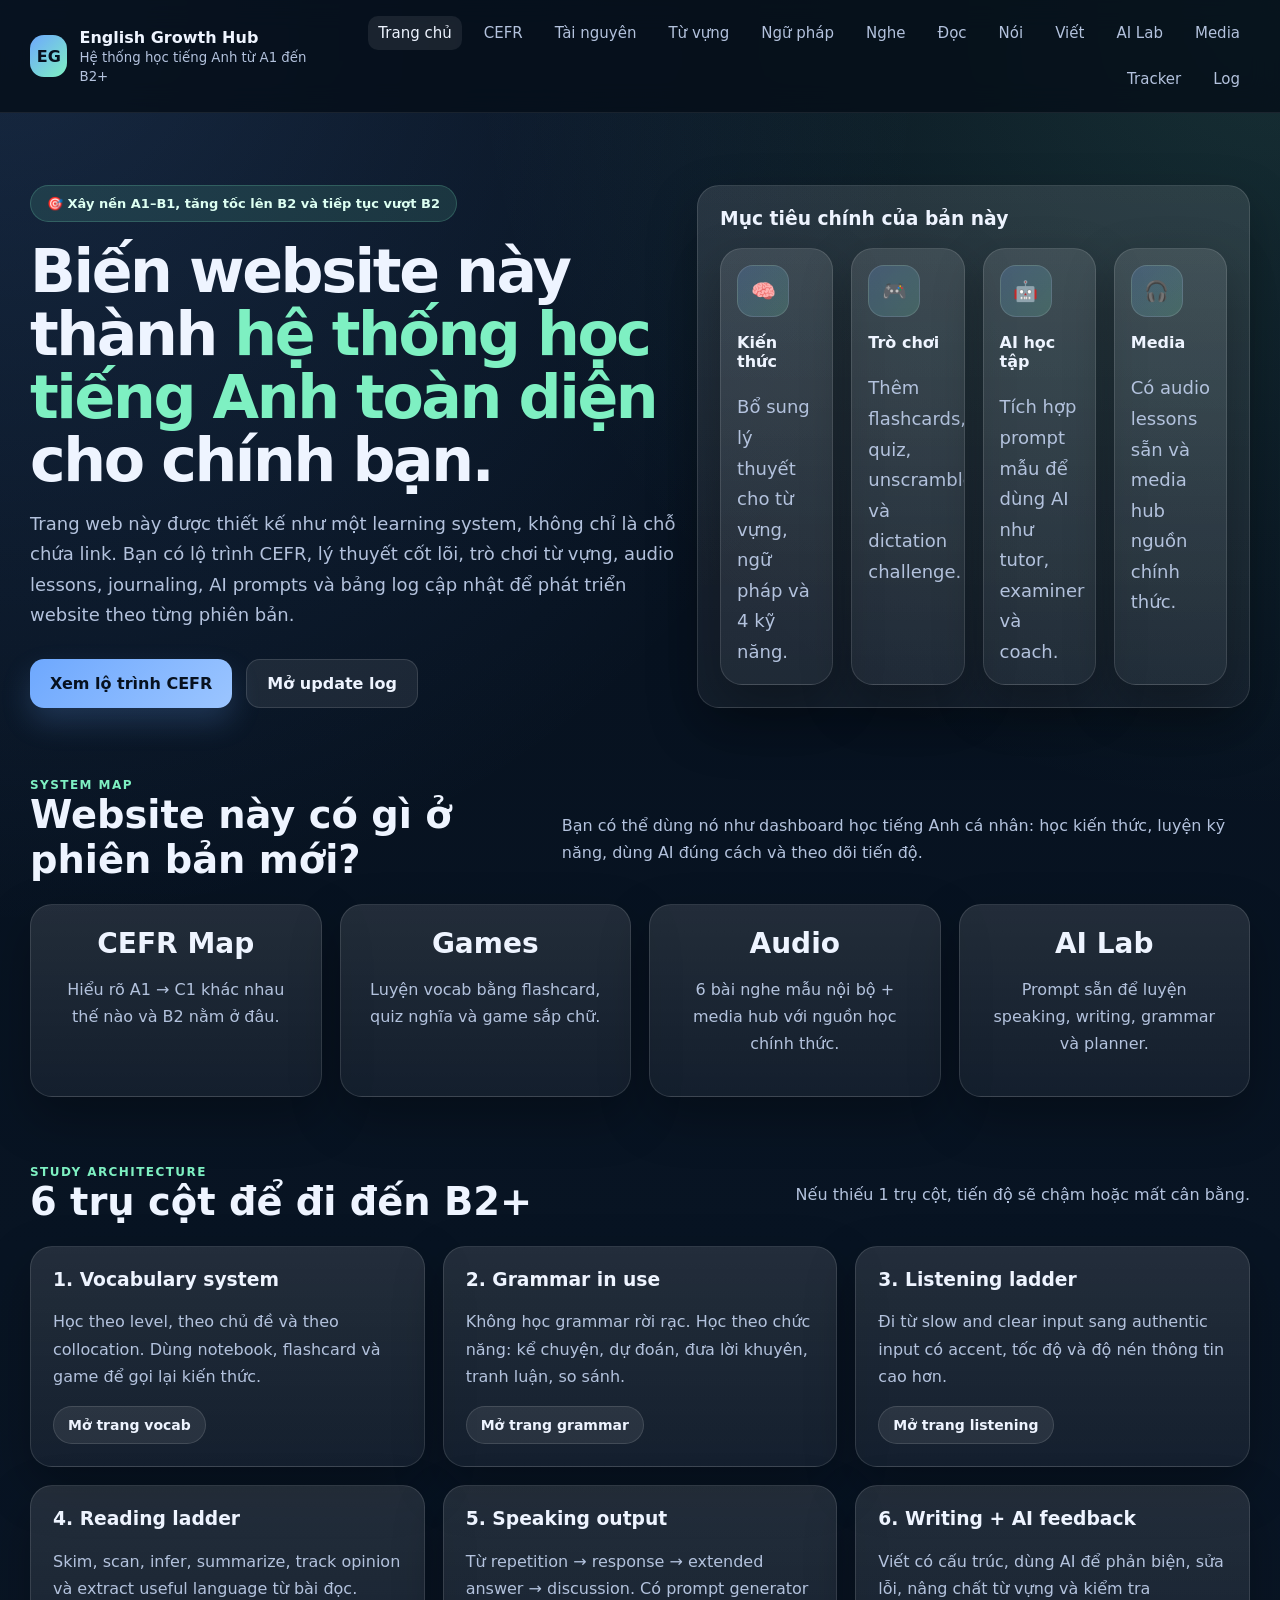
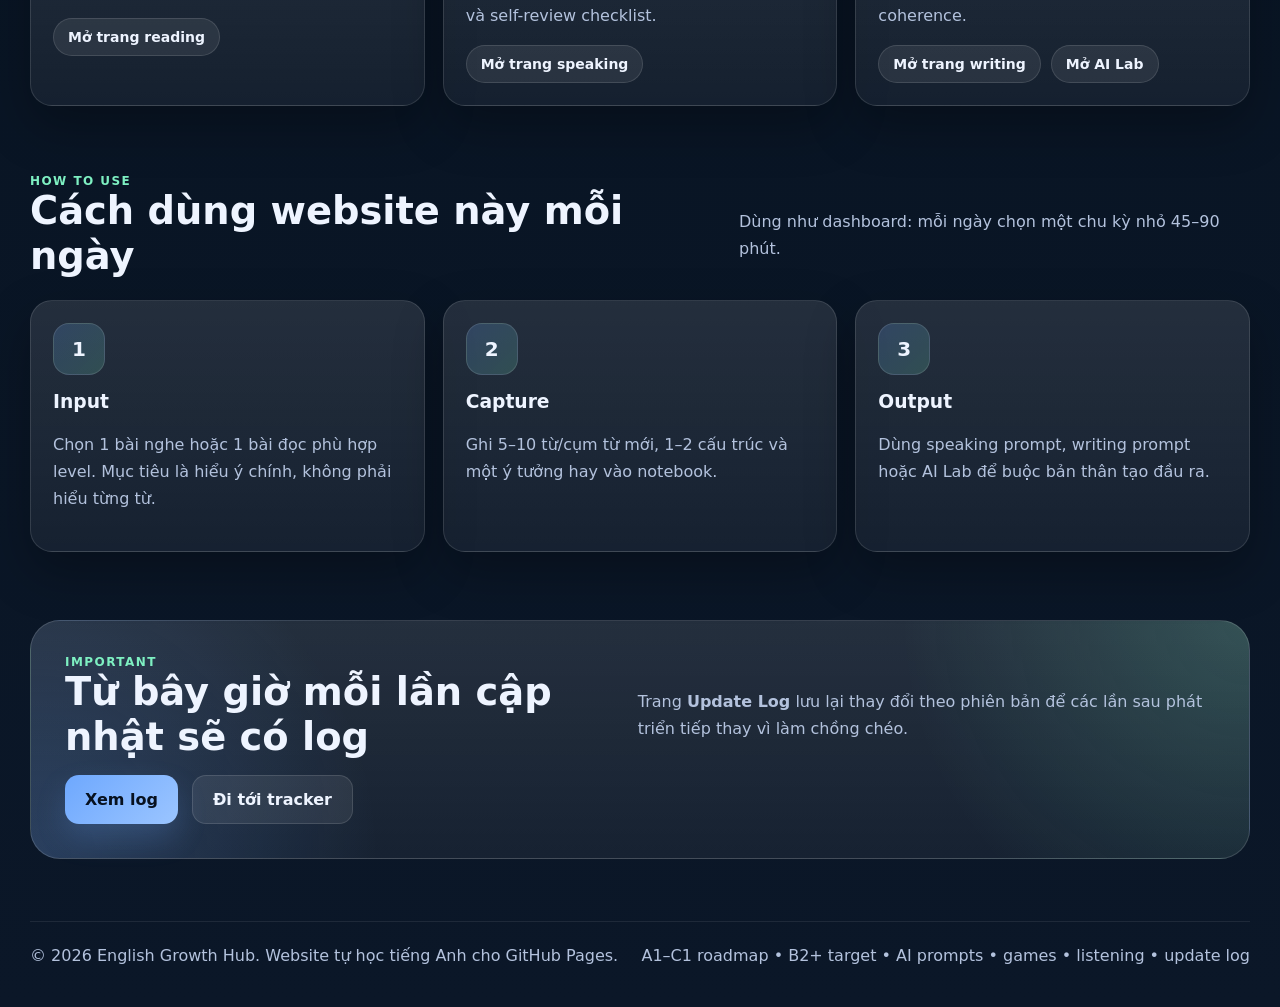
<file: index.html>
<!DOCTYPE html>
<html lang="vi">
<head>
  <meta charset="UTF-8" />
  <meta name="viewport" content="width=device-width, initial-scale=1.0" />
  <title>English Growth Hub - Hệ thống học tiếng Anh A1 đến B2+</title>
  <meta name="description" content="Hệ thống học tiếng Anh toàn diện với CEFR, vocab, grammar, listening, reading, speaking, writing, AI Lab, media hub và tracker." />
  <link rel="stylesheet" href="assets/styles.css" />
  <style>body{opacity:1}</style>
</head>
<body>
<header>
  <div class="container nav">
    <a href="index.html" class="brand">
      <div class="brand-logo">EG</div>
      <div><div>English Growth Hub</div><small style="color: var(--muted); font-weight: 500">Hệ thống học tiếng Anh từ A1 đến B2+</small></div>
    </a>
    <nav class="nav-links"><a href="index.html" class="active">Trang chủ</a><a href="levels.html" class="">CEFR</a><a href="resources.html" class="">Tài nguyên</a><a href="vocabulary.html" class="">Từ vựng</a><a href="grammar.html" class="">Ngữ pháp</a><a href="listening.html" class="">Nghe</a><a href="reading.html" class="">Đọc</a><a href="speaking.html" class="">Nói</a><a href="writing.html" class="">Viết</a><a href="ai-lab.html" class="">AI Lab</a><a href="media.html" class="">Media</a><a href="tracker.html" class="">Tracker</a><a href="update-log.html" class="">Log</a></nav>
  </div>
</header>
<main><section class="hero"><div class="container hero-grid"><div><div class="pill">🎯 Xây nền A1–B1, tăng tốc lên B2 và tiếp tục vượt B2</div><h1>Biến website này thành <span style="color:var(--accent)">hệ thống học tiếng Anh toàn diện</span> cho chính bạn.</h1><p>Trang web này được thiết kế như một learning system, không chỉ là chỗ chứa link. Bạn có lộ trình CEFR, lý thuyết cốt lõi, trò chơi từ vựng, audio lessons, journaling, AI prompts và bảng log cập nhật để phát triển website theo từng phiên bản.</p><div class="hero-actions"><a class="button button-primary" href="levels.html">Xem lộ trình CEFR</a><a class="button button-secondary" href="update-log.html">Mở update log</a></div></div><div class="hero-card"><h3>Mục tiêu chính của bản này</h3><div class="grid-2 compact-grid"><div class="mini-card card compact"><div class="mini-icon">🧠</div><h4>Kiến thức</h4><p>Bổ sung lý thuyết cho từ vựng, ngữ pháp và 4 kỹ năng.</p></div><div class="mini-card card compact"><div class="mini-icon">🎮</div><h4>Trò chơi</h4><p>Thêm flashcards, quiz, unscramble và dictation challenge.</p></div><div class="mini-card card compact"><div class="mini-icon">🤖</div><h4>AI học tập</h4><p>Tích hợp prompt mẫu để dùng AI như tutor, examiner và coach.</p></div><div class="mini-card card compact"><div class="mini-icon">🎧</div><h4>Media</h4><p>Có audio lessons sẵn và media hub nguồn chính thức.</p></div></div></div></div></section><section><div class="container"><div class="section-title"><div><div class="kicker">System map</div><h2>Website này có gì ở phiên bản mới?</h2></div><p>Bạn có thể dùng nó như dashboard học tiếng Anh cá nhân: học kiến thức, luyện kỹ năng, dùng AI đúng cách và theo dõi tiến độ.</p></div><div class="grid-4"><article class="card metric"><strong>CEFR Map</strong><p>Hiểu rõ A1 → C1 khác nhau thế nào và B2 nằm ở đâu.</p></article><article class="card metric"><strong>Games</strong><p>Luyện vocab bằng flashcard, quiz nghĩa và game sắp chữ.</p></article><article class="card metric"><strong>Audio</strong><p>6 bài nghe mẫu nội bộ + media hub với nguồn học chính thức.</p></article><article class="card metric"><strong>AI Lab</strong><p>Prompt sẵn để luyện speaking, writing, grammar và planner.</p></article></div></div></section><section><div class="container"><div class="section-title"><div><div class="kicker">Study architecture</div><h2>6 trụ cột để đi đến B2+</h2></div><p>Nếu thiếu 1 trụ cột, tiến độ sẽ chậm hoặc mất cân bằng.</p></div><div class="grid-3"><article class="card theory-card"><h3>1. Vocabulary system</h3><p>Học theo level, theo chủ đề và theo collocation. Dùng notebook, flashcard và game để gọi lại kiến thức.</p><div class="chip-row"><a class="chip" href="vocabulary.html">Mở trang vocab</a></div></article><article class="card theory-card"><h3>2. Grammar in use</h3><p>Không học grammar rời rạc. Học theo chức năng: kể chuyện, dự đoán, đưa lời khuyên, tranh luận, so sánh.</p><div class="chip-row"><a class="chip" href="grammar.html">Mở trang grammar</a></div></article><article class="card theory-card"><h3>3. Listening ladder</h3><p>Đi từ slow and clear input sang authentic input có accent, tốc độ và độ nén thông tin cao hơn.</p><div class="chip-row"><a class="chip" href="listening.html">Mở trang listening</a></div></article><article class="card theory-card"><h3>4. Reading ladder</h3><p>Skim, scan, infer, summarize, track opinion và extract useful language từ bài đọc.</p><div class="chip-row"><a class="chip" href="reading.html">Mở trang reading</a></div></article><article class="card theory-card"><h3>5. Speaking output</h3><p>Từ repetition → response → extended answer → discussion. Có prompt generator và self-review checklist.</p><div class="chip-row"><a class="chip" href="speaking.html">Mở trang speaking</a></div></article><article class="card theory-card"><h3>6. Writing + AI feedback</h3><p>Viết có cấu trúc, dùng AI để phản biện, sửa lỗi, nâng chất từ vựng và kiểm tra coherence.</p><div class="chip-row"><a class="chip" href="writing.html">Mở trang writing</a><a class="chip" href="ai-lab.html">Mở AI Lab</a></div></article></div></div></section><section><div class="container"><div class="section-title"><div><div class="kicker">How to use</div><h2>Cách dùng website này mỗi ngày</h2></div><p>Dùng như dashboard: mỗi ngày chọn một chu kỳ nhỏ 45–90 phút.</p></div><div class="roadmap-grid"><article class="card roadmap-step"><div class="step-no">1</div><h3>Input</h3><p>Chọn 1 bài nghe hoặc 1 bài đọc phù hợp level. Mục tiêu là hiểu ý chính, không phải hiểu từng từ.</p></article><article class="card roadmap-step"><div class="step-no">2</div><h3>Capture</h3><p>Ghi 5–10 từ/cụm từ mới, 1–2 cấu trúc và một ý tưởng hay vào notebook.</p></article><article class="card roadmap-step"><div class="step-no">3</div><h3>Output</h3><p>Dùng speaking prompt, writing prompt hoặc AI Lab để buộc bản thân tạo đầu ra.</p></article></div></div></section><section><div class="container"><div class="footer-cta"><div class="section-title" style="margin-bottom:16px"><div><div class="kicker">Important</div><h2>Từ bây giờ mỗi lần cập nhật sẽ có log</h2></div><p>Trang <strong>Update Log</strong> lưu lại thay đổi theo phiên bản để các lần sau phát triển tiếp thay vì làm chồng chéo.</p></div><div class="hero-actions" style="margin-top:0"><a class="button button-primary" href="update-log.html">Xem log</a><a class="button button-secondary" href="tracker.html">Đi tới tracker</a></div></div></div></section></main>
<footer><div class="container footer-row"><div>© 2026 English Growth Hub. Website tự học tiếng Anh cho GitHub Pages.</div><div>A1–C1 roadmap • B2+ target • AI prompts • games • listening • update log</div></div></footer>
<script src="assets/app.js"></script>
</body>
</html>
</file>
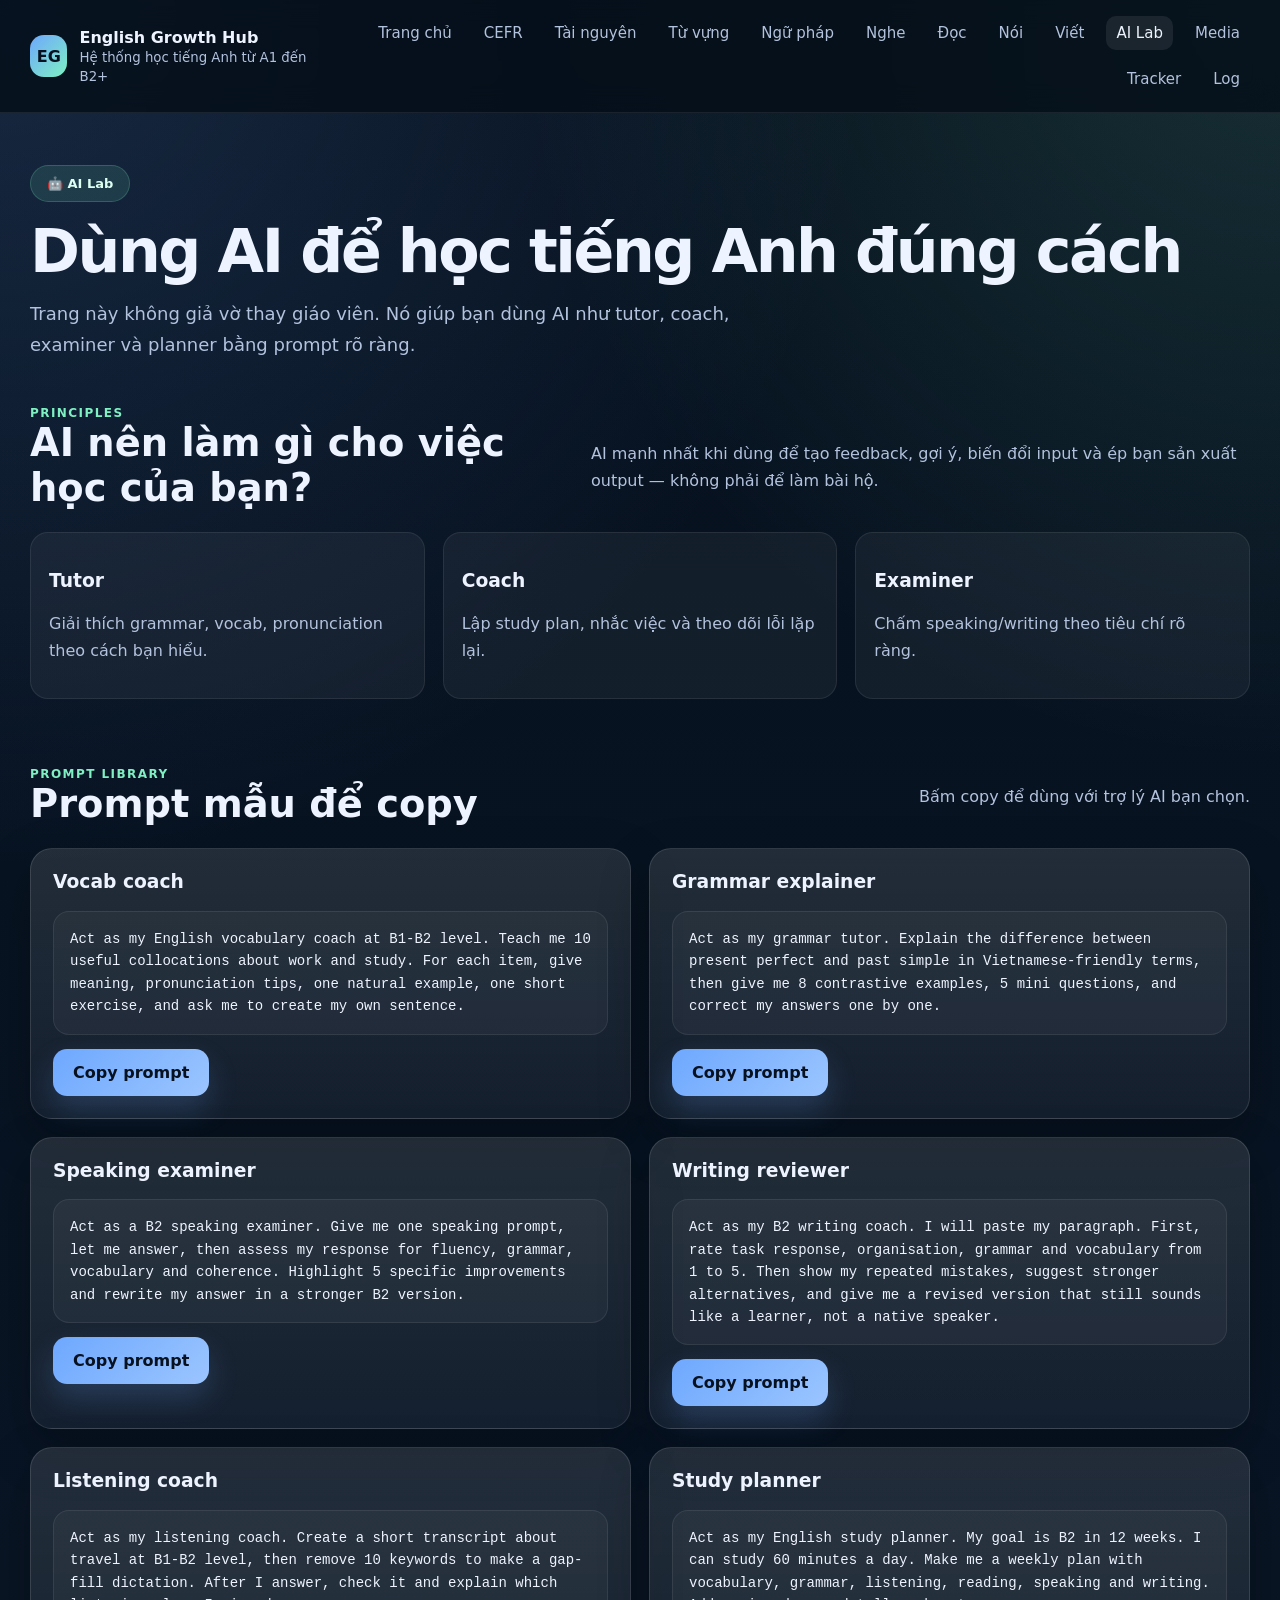
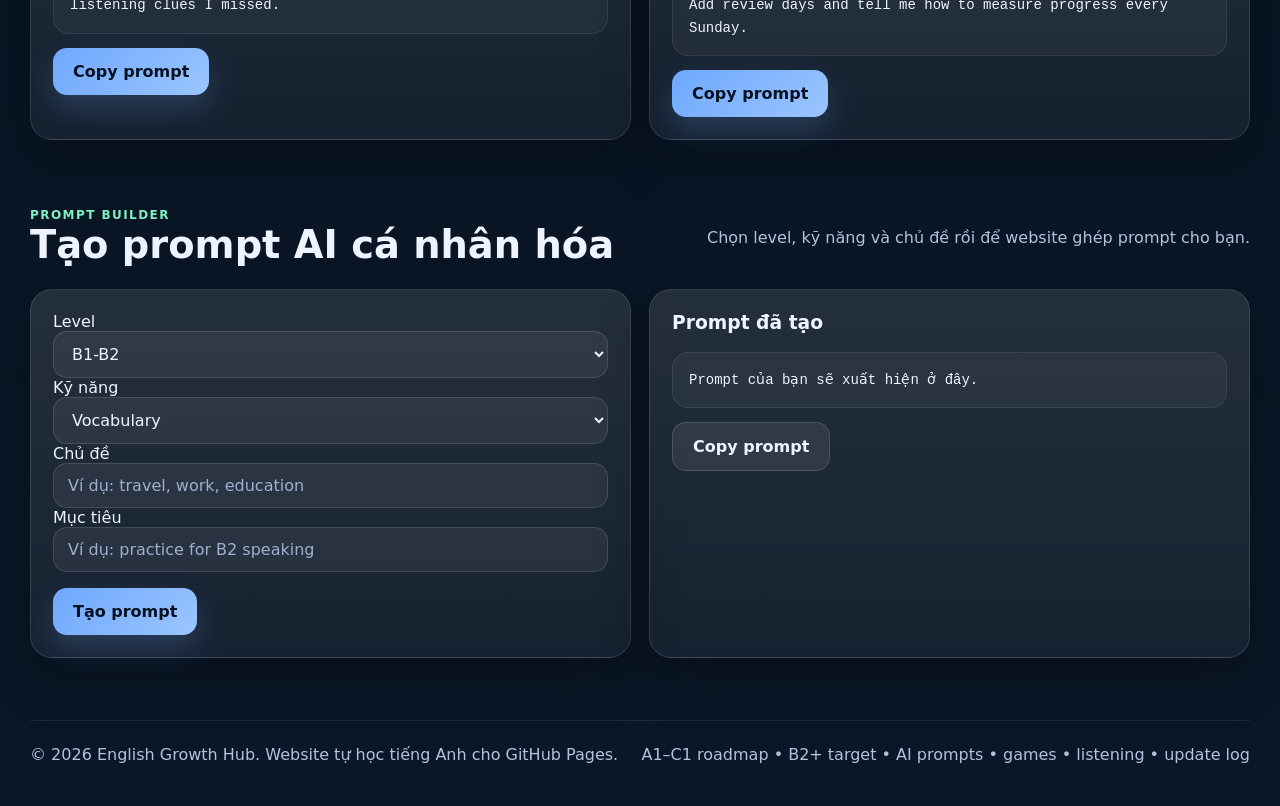
<file: ai-lab.html>
<!DOCTYPE html>
<html lang="vi">
<head>
  <meta charset="UTF-8" />
  <meta name="viewport" content="width=device-width, initial-scale=1.0" />
  <title>AI Lab - English Growth Hub</title>
  <meta name="description" content="AI Lab với prompt mẫu cho vocabulary, grammar, listening, speaking, writing và planner." />
  <link rel="stylesheet" href="assets/styles.css" />
  <style>body{opacity:1}</style>
</head>
<body>
<header>
  <div class="container nav">
    <a href="index.html" class="brand">
      <div class="brand-logo">EG</div>
      <div><div>English Growth Hub</div><small style="color: var(--muted); font-weight: 500">Hệ thống học tiếng Anh từ A1 đến B2+</small></div>
    </a>
    <nav class="nav-links"><a href="index.html" class="">Trang chủ</a><a href="levels.html" class="">CEFR</a><a href="resources.html" class="">Tài nguyên</a><a href="vocabulary.html" class="">Từ vựng</a><a href="grammar.html" class="">Ngữ pháp</a><a href="listening.html" class="">Nghe</a><a href="reading.html" class="">Đọc</a><a href="speaking.html" class="">Nói</a><a href="writing.html" class="">Viết</a><a href="ai-lab.html" class="active">AI Lab</a><a href="media.html" class="">Media</a><a href="tracker.html" class="">Tracker</a><a href="update-log.html" class="">Log</a></nav>
  </div>
</header>
<main><section class="hero hero-small"><div class="container"><div class="pill">🤖 AI Lab</div><h1>Dùng AI để học tiếng Anh đúng cách</h1><p>Trang này không giả vờ thay giáo viên. Nó giúp bạn dùng AI như tutor, coach, examiner và planner bằng prompt rõ ràng.</p></div></section><section><div class="container"><div class="section-title"><div><div class="kicker">Principles</div><h2>AI nên làm gì cho việc học của bạn?</h2></div><p>AI mạnh nhất khi dùng để tạo feedback, gợi ý, biến đổi input và ép bạn sản xuất output — không phải để làm bài hộ.</p></div><div class="grid-3"><div class="theory-point"><h3>Tutor</h3><p>Giải thích grammar, vocab, pronunciation theo cách bạn hiểu.</p></div><div class="theory-point"><h3>Coach</h3><p>Lập study plan, nhắc việc và theo dõi lỗi lặp lại.</p></div><div class="theory-point"><h3>Examiner</h3><p>Chấm speaking/writing theo tiêu chí rõ ràng.</p></div></div></div></section><section><div class="container"><div class="section-title"><div><div class="kicker">Prompt library</div><h2>Prompt mẫu để copy</h2></div><p>Bấm copy để dùng với trợ lý AI bạn chọn.</p></div><div class="grid-2"><div class="card prompt-card"><h3>Vocab coach</h3><pre class="code-block" id="prompt-vocab">Act as my English vocabulary coach at B1-B2 level. Teach me 10 useful collocations about work and study. For each item, give meaning, pronunciation tips, one natural example, one short exercise, and ask me to create my own sentence.</pre><button class="button button-primary copy-prompt-btn" data-copy-target="prompt-vocab">Copy prompt</button></div><div class="card prompt-card"><h3>Grammar explainer</h3><pre class="code-block" id="prompt-grammar">Act as my grammar tutor. Explain the difference between present perfect and past simple in Vietnamese-friendly terms, then give me 8 contrastive examples, 5 mini questions, and correct my answers one by one.</pre><button class="button button-primary copy-prompt-btn" data-copy-target="prompt-grammar">Copy prompt</button></div><div class="card prompt-card"><h3>Speaking examiner</h3><pre class="code-block" id="prompt-speaking">Act as a B2 speaking examiner. Give me one speaking prompt, let me answer, then assess my response for fluency, grammar, vocabulary and coherence. Highlight 5 specific improvements and rewrite my answer in a stronger B2 version.</pre><button class="button button-primary copy-prompt-btn" data-copy-target="prompt-speaking">Copy prompt</button></div><div class="card prompt-card"><h3>Writing reviewer</h3><pre class="code-block" id="prompt-writing">Act as my B2 writing coach. I will paste my paragraph. First, rate task response, organisation, grammar and vocabulary from 1 to 5. Then show my repeated mistakes, suggest stronger alternatives, and give me a revised version that still sounds like a learner, not a native speaker.</pre><button class="button button-primary copy-prompt-btn" data-copy-target="prompt-writing">Copy prompt</button></div><div class="card prompt-card"><h3>Listening coach</h3><pre class="code-block" id="prompt-listening">Act as my listening coach. Create a short transcript about travel at B1-B2 level, then remove 10 keywords to make a gap-fill dictation. After I answer, check it and explain which listening clues I missed.</pre><button class="button button-primary copy-prompt-btn" data-copy-target="prompt-listening">Copy prompt</button></div><div class="card prompt-card"><h3>Study planner</h3><pre class="code-block" id="prompt-planner">Act as my English study planner. My goal is B2 in 12 weeks. I can study 60 minutes a day. Make me a weekly plan with vocabulary, grammar, listening, reading, speaking and writing. Add review days and tell me how to measure progress every Sunday.</pre><button class="button button-primary copy-prompt-btn" data-copy-target="prompt-planner">Copy prompt</button></div></div></div></section><section><div class="container"><div class="section-title"><div><div class="kicker">Prompt builder</div><h2>Tạo prompt AI cá nhân hóa</h2></div><p>Chọn level, kỹ năng và chủ đề rồi để website ghép prompt cho bạn.</p></div><div class="grid-2"><article class="card"><label>Level<select id="aiLevel"><option>A2</option><option selected>B1-B2</option><option>B2</option><option>B2-C1</option></select></label><label>Kỹ năng<select id="aiSkill"><option>Vocabulary</option><option>Grammar</option><option>Listening</option><option>Reading</option><option>Speaking</option><option>Writing</option></select></label><label>Chủ đề<input id="aiTopic" placeholder="Ví dụ: travel, work, education" /></label><label>Mục tiêu<input id="aiGoal" placeholder="Ví dụ: practice for B2 speaking" /></label><div class="hero-actions" style="margin-top:16px"><button class="button button-primary" id="buildAiPromptBtn">Tạo prompt</button></div></article><article class="card"><h3>Prompt đã tạo</h3><pre class="code-block" id="aiPromptOutput">Prompt của bạn sẽ xuất hiện ở đây.</pre><button class="button button-secondary copy-prompt-btn" data-copy-target="aiPromptOutput">Copy prompt</button></article></div></div></section></main>
<footer><div class="container footer-row"><div>© 2026 English Growth Hub. Website tự học tiếng Anh cho GitHub Pages.</div><div>A1–C1 roadmap • B2+ target • AI prompts • games • listening • update log</div></div></footer>
<script src="assets/app.js"></script>
</body>
</html>
</file>
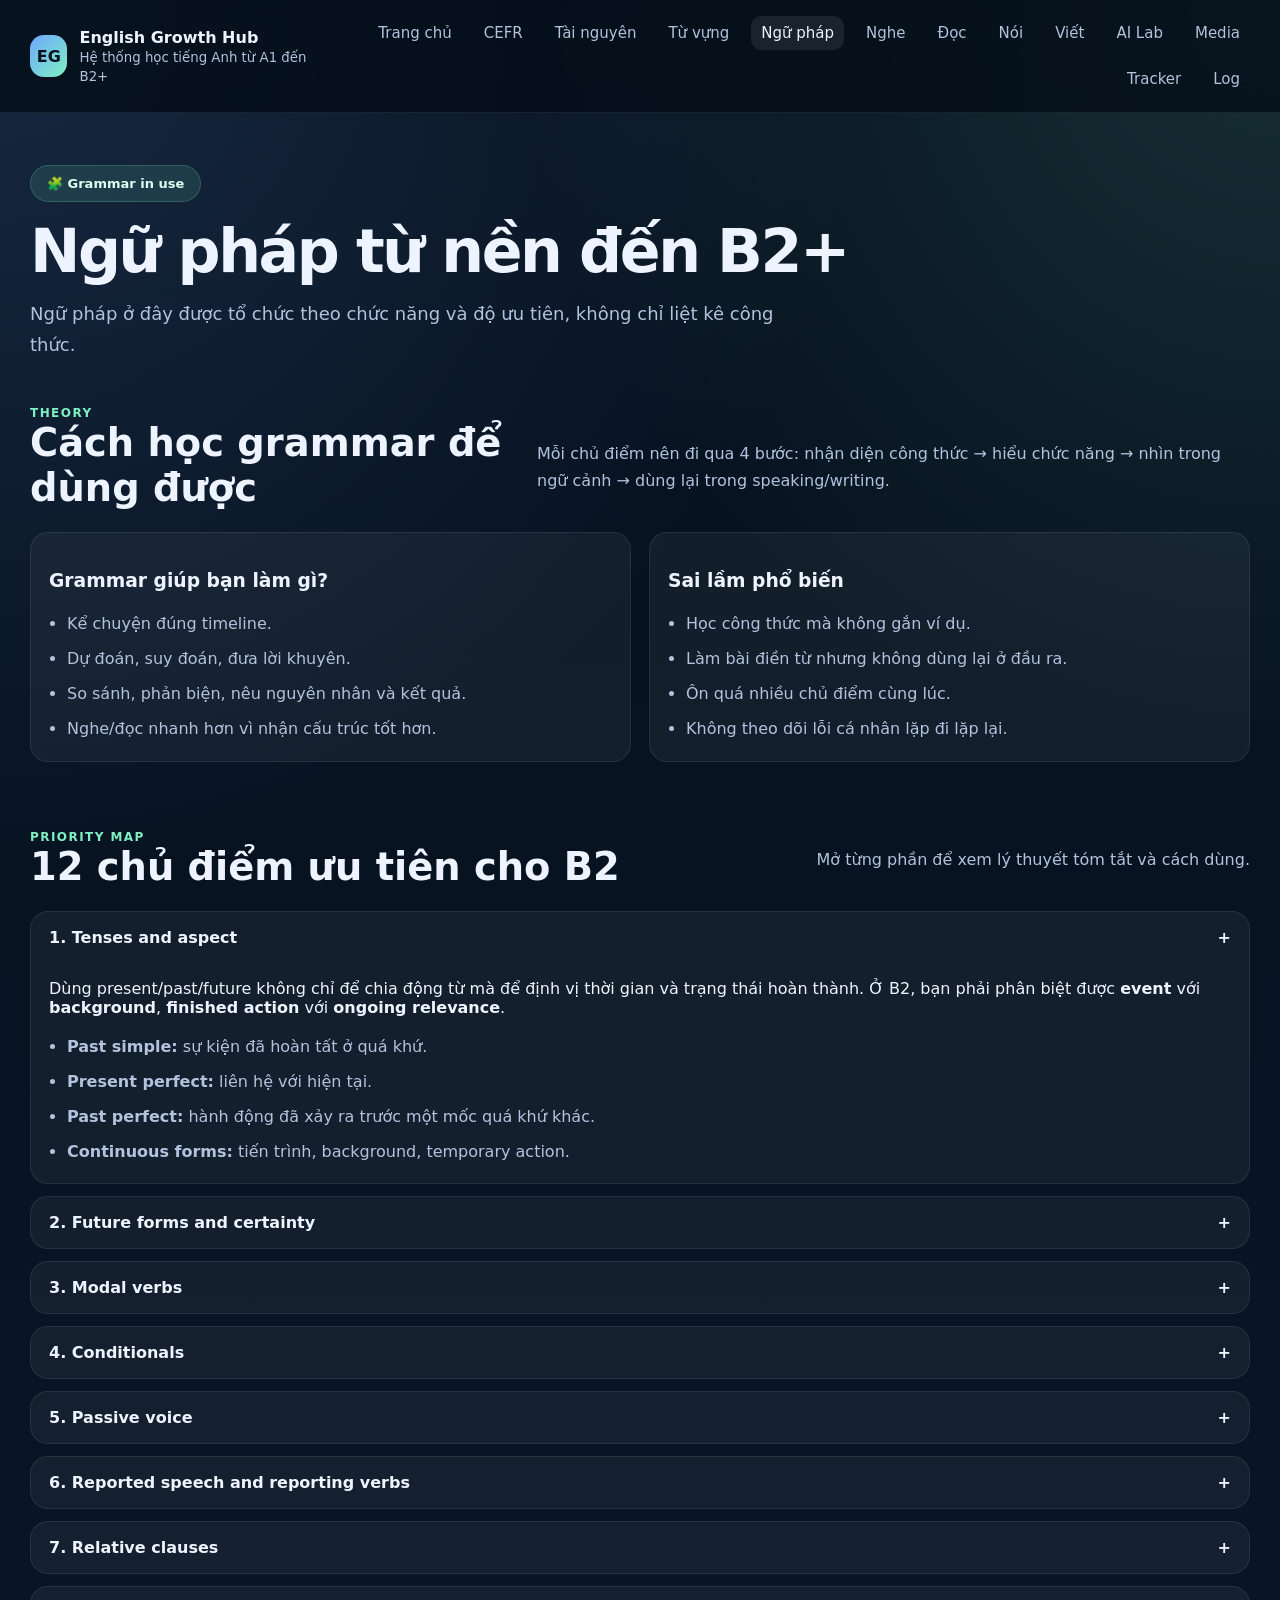
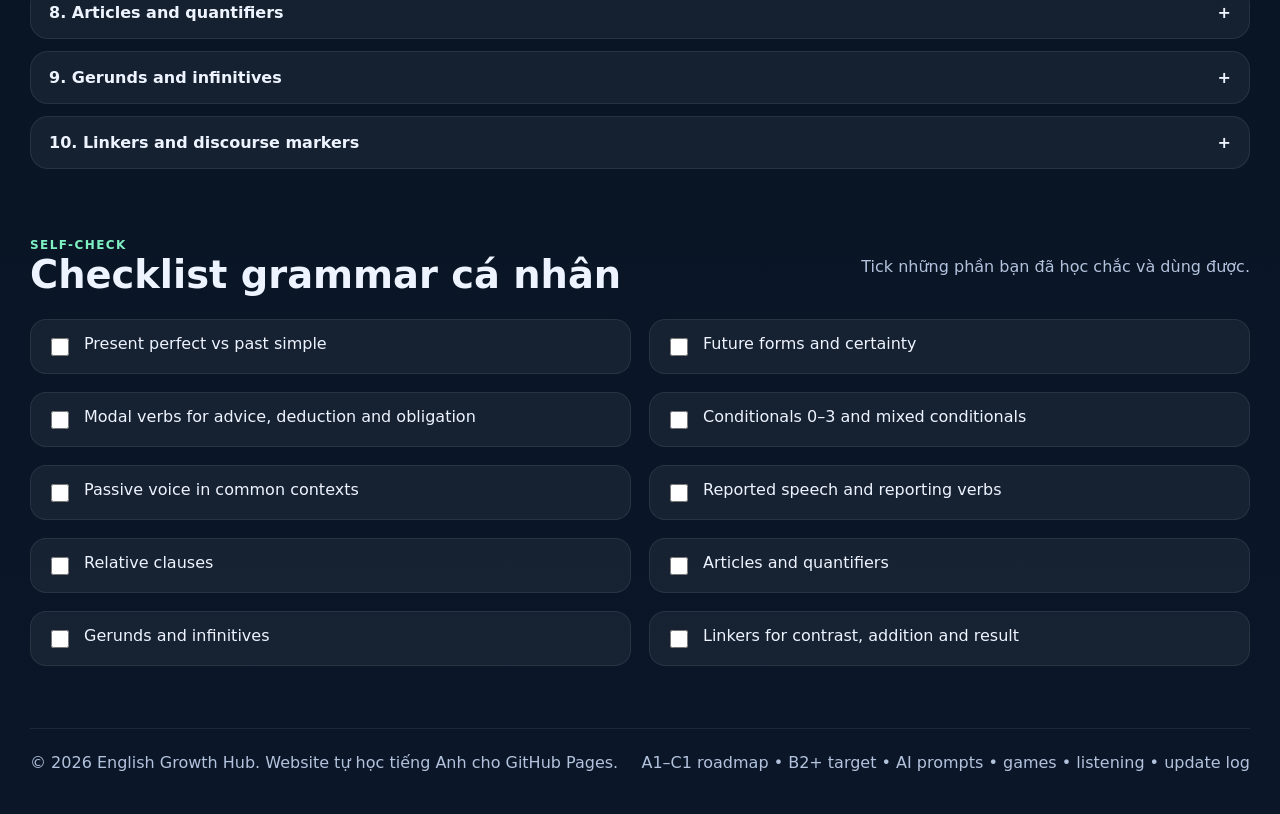
<file: grammar.html>
<!DOCTYPE html>
<html lang="vi">
<head>
  <meta charset="UTF-8" />
  <meta name="viewport" content="width=device-width, initial-scale=1.0" />
  <title>Ngữ pháp - English Growth Hub</title>
  <meta name="description" content="Ngữ pháp tiếng Anh từ nền đến B2+ theo chức năng sử dụng." />
  <link rel="stylesheet" href="assets/styles.css" />
  <style>body{opacity:1}</style>
</head>
<body>
<header>
  <div class="container nav">
    <a href="index.html" class="brand">
      <div class="brand-logo">EG</div>
      <div><div>English Growth Hub</div><small style="color: var(--muted); font-weight: 500">Hệ thống học tiếng Anh từ A1 đến B2+</small></div>
    </a>
    <nav class="nav-links"><a href="index.html" class="">Trang chủ</a><a href="levels.html" class="">CEFR</a><a href="resources.html" class="">Tài nguyên</a><a href="vocabulary.html" class="">Từ vựng</a><a href="grammar.html" class="active">Ngữ pháp</a><a href="listening.html" class="">Nghe</a><a href="reading.html" class="">Đọc</a><a href="speaking.html" class="">Nói</a><a href="writing.html" class="">Viết</a><a href="ai-lab.html" class="">AI Lab</a><a href="media.html" class="">Media</a><a href="tracker.html" class="">Tracker</a><a href="update-log.html" class="">Log</a></nav>
  </div>
</header>
<main><section class="hero hero-small"><div class="container"><div class="pill">🧩 Grammar in use</div><h1>Ngữ pháp từ nền đến B2+</h1><p>Ngữ pháp ở đây được tổ chức theo chức năng và độ ưu tiên, không chỉ liệt kê công thức.</p></div></section><section><div class="container"><div class="section-title"><div><div class="kicker">Theory</div><h2>Cách học grammar để dùng được</h2></div><p>Mỗi chủ điểm nên đi qua 4 bước: nhận diện công thức → hiểu chức năng → nhìn trong ngữ cảnh → dùng lại trong speaking/writing.</p></div><div class="grid-2"><div class="theory-point"><h3>Grammar giúp bạn làm gì?</h3><ul class="list"><li>Kể chuyện đúng timeline.</li><li>Dự đoán, suy đoán, đưa lời khuyên.</li><li>So sánh, phản biện, nêu nguyên nhân và kết quả.</li><li>Nghe/đọc nhanh hơn vì nhận cấu trúc tốt hơn.</li></ul></div><div class="theory-point"><h3>Sai lầm phổ biến</h3><ul class="list"><li>Học công thức mà không gắn ví dụ.</li><li>Làm bài điền từ nhưng không dùng lại ở đầu ra.</li><li>Ôn quá nhiều chủ điểm cùng lúc.</li><li>Không theo dõi lỗi cá nhân lặp đi lặp lại.</li></ul></div></div></div></section><section><div class="container"><div class="section-title"><div><div class="kicker">Priority map</div><h2>12 chủ điểm ưu tiên cho B2</h2></div><p>Mở từng phần để xem lý thuyết tóm tắt và cách dùng.</p></div><div class="accordion-group"><div class="accordion-item open"><button class="accordion-btn">1. Tenses and aspect <span>+</span></button><div class="accordion-content"><p>Dùng present/past/future không chỉ để chia động từ mà để định vị thời gian và trạng thái hoàn thành. Ở B2, bạn phải phân biệt được <strong>event</strong> với <strong>background</strong>, <strong>finished action</strong> với <strong>ongoing relevance</strong>.</p><ul class="list"><li><strong>Past simple:</strong> sự kiện đã hoàn tất ở quá khứ.</li><li><strong>Present perfect:</strong> liên hệ với hiện tại.</li><li><strong>Past perfect:</strong> hành động đã xảy ra trước một mốc quá khứ khác.</li><li><strong>Continuous forms:</strong> tiến trình, background, temporary action.</li></ul></div></div><div class="accordion-item"><button class="accordion-btn">2. Future forms and certainty <span>+</span></button><div class="accordion-content"><p><strong>will</strong>, <strong>be going to</strong>, <strong>present continuous</strong>, <strong>future continuous</strong>, <strong>future perfect</strong> cho các mức độ kế hoạch, dự đoán và hoàn tất trong tương lai.</p></div></div><div class="accordion-item"><button class="accordion-btn">3. Modal verbs <span>+</span></button><div class="accordion-content"><p>Phải phân biệt modal cho obligation, advice, permission, deduction, criticism about the past và polite distance.</p></div></div><div class="accordion-item"><button class="accordion-btn">4. Conditionals <span>+</span></button><div class="accordion-content"><p>Zero, first, second, third và mixed conditionals xuất hiện dày trong speaking/writing khi bạn giả định, suy đoán, tiếc nuối hoặc tranh luận về khả năng.</p></div></div><div class="accordion-item"><button class="accordion-btn">5. Passive voice <span>+</span></button><div class="accordion-content"><p>Dùng khi focus vào action/result thay vì agent; rất thường gặp trong formal writing, reports và news style.</p></div></div><div class="accordion-item"><button class="accordion-btn">6. Reported speech and reporting verbs <span>+</span></button><div class="accordion-content"><p>Không chỉ đổi thì; cần biết <em>suggest, admit, deny, warn, advise</em> để tóm tắt lời người khác tự nhiên hơn.</p></div></div><div class="accordion-item"><button class="accordion-btn">7. Relative clauses <span>+</span></button><div class="accordion-content"><p>Tăng độ mạch lạc và nén thông tin vào câu. B2 cần dùng được non-defining clauses tương đối ổn.</p></div></div><div class="accordion-item"><button class="accordion-btn">8. Articles and quantifiers <span>+</span></button><div class="accordion-content"><p>Lỗi article là lỗi kéo dài đến tận C1. Cần nhìn noun type, reference và generic meaning.</p></div></div><div class="accordion-item"><button class="accordion-btn">9. Gerunds and infinitives <span>+</span></button><div class="accordion-content"><p>Rất quan trọng vì đi cùng pattern của động từ và nghĩa thay đổi như stop doing vs stop to do.</p></div></div><div class="accordion-item"><button class="accordion-btn">10. Linkers and discourse markers <span>+</span></button><div class="accordion-content"><p>Đây là cầu nối giữa grammar và writing/speaking: however, whereas, as a result, in addition, on the other hand...</p></div></div></div></div></section><section><div class="container"><div class="section-title"><div><div class="kicker">Self-check</div><h2>Checklist grammar cá nhân</h2></div><p>Tick những phần bạn đã học chắc và dùng được.</p></div><div id="grammarChecklist" class="checklist-grid"></div></div></section></main>
<footer><div class="container footer-row"><div>© 2026 English Growth Hub. Website tự học tiếng Anh cho GitHub Pages.</div><div>A1–C1 roadmap • B2+ target • AI prompts • games • listening • update log</div></div></footer>
<script src="assets/app.js"></script>
</body>
</html>
</file>
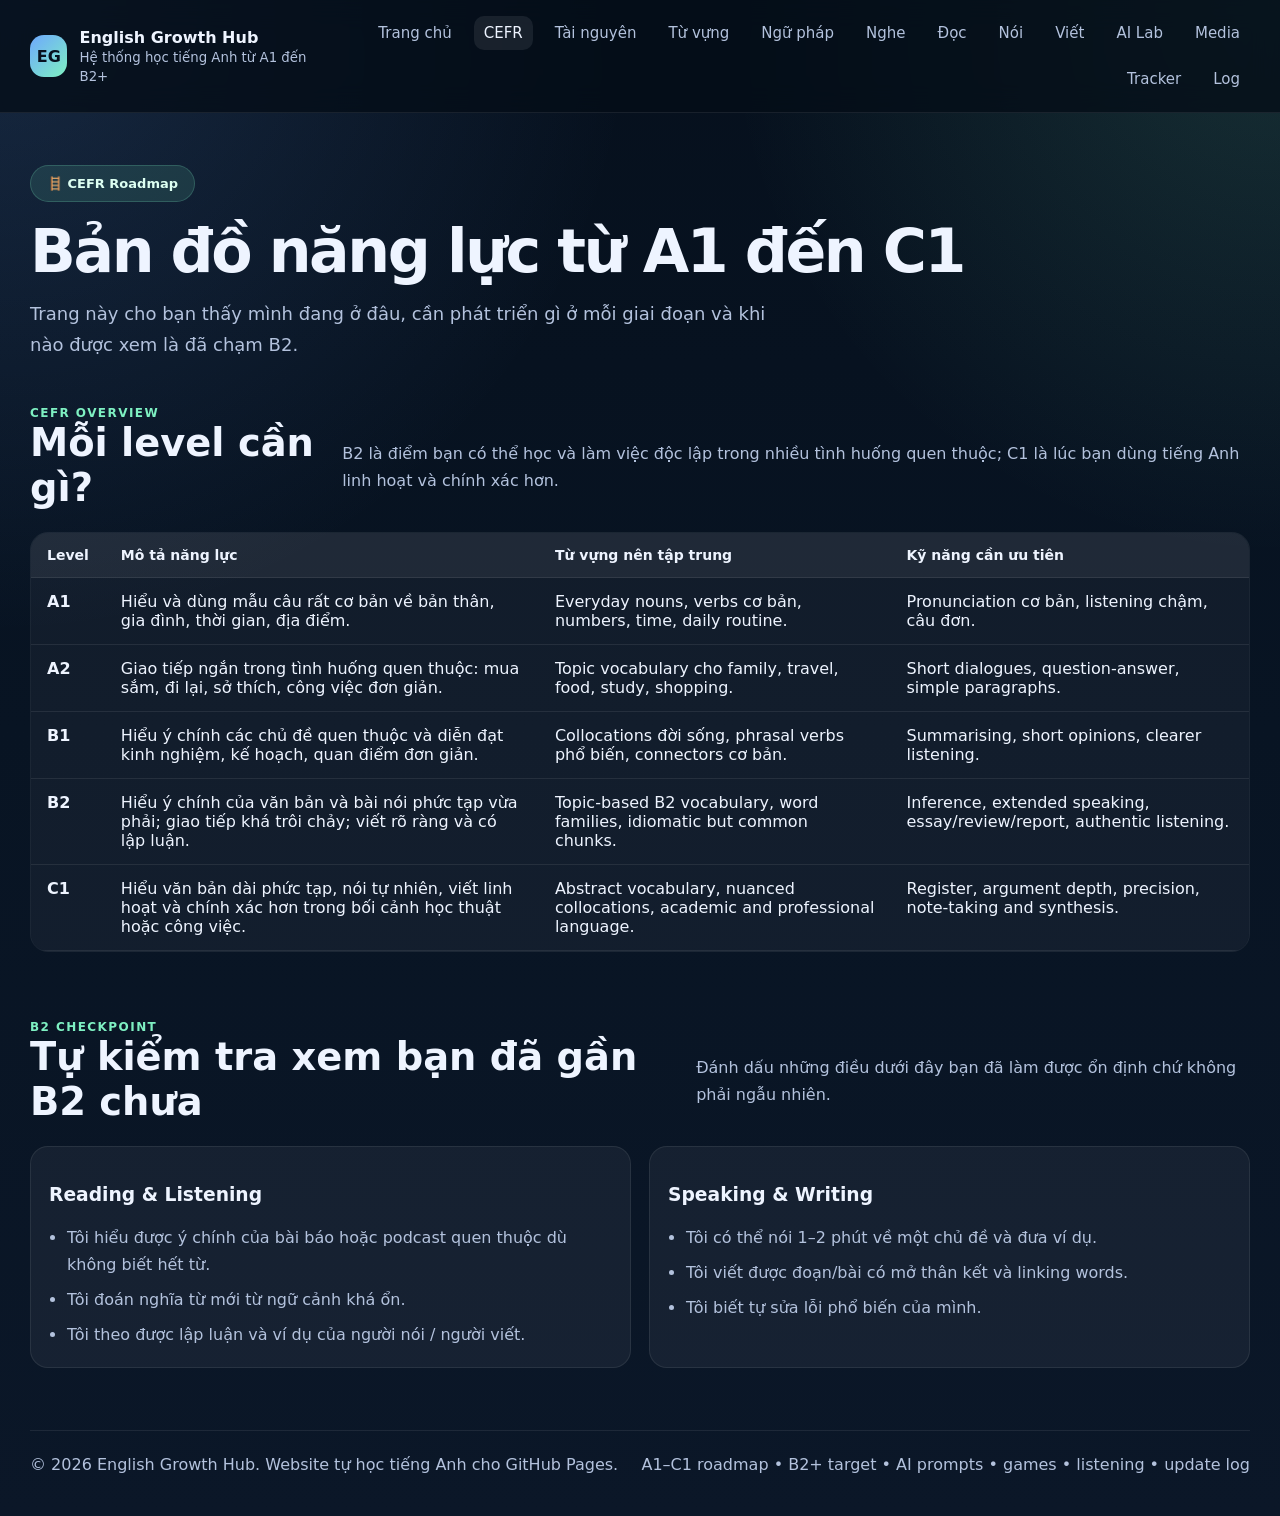
<file: levels.html>
<!DOCTYPE html>
<html lang="vi">
<head>
  <meta charset="UTF-8" />
  <meta name="viewport" content="width=device-width, initial-scale=1.0" />
  <title>CEFR Roadmap - English Growth Hub</title>
  <meta name="description" content="Bản đồ năng lực CEFR từ A1 đến C1 và checkpoint B2." />
  <link rel="stylesheet" href="assets/styles.css" />
  <style>body{opacity:1}</style>
</head>
<body>
<header>
  <div class="container nav">
    <a href="index.html" class="brand">
      <div class="brand-logo">EG</div>
      <div><div>English Growth Hub</div><small style="color: var(--muted); font-weight: 500">Hệ thống học tiếng Anh từ A1 đến B2+</small></div>
    </a>
    <nav class="nav-links"><a href="index.html" class="">Trang chủ</a><a href="levels.html" class="active">CEFR</a><a href="resources.html" class="">Tài nguyên</a><a href="vocabulary.html" class="">Từ vựng</a><a href="grammar.html" class="">Ngữ pháp</a><a href="listening.html" class="">Nghe</a><a href="reading.html" class="">Đọc</a><a href="speaking.html" class="">Nói</a><a href="writing.html" class="">Viết</a><a href="ai-lab.html" class="">AI Lab</a><a href="media.html" class="">Media</a><a href="tracker.html" class="">Tracker</a><a href="update-log.html" class="">Log</a></nav>
  </div>
</header>
<main><section class="hero hero-small"><div class="container"><div class="pill">🪜 CEFR Roadmap</div><h1>Bản đồ năng lực từ A1 đến C1</h1><p>Trang này cho bạn thấy mình đang ở đâu, cần phát triển gì ở mỗi giai đoạn và khi nào được xem là đã chạm B2.</p></div></section><section><div class="container"><div class="section-title"><div><div class="kicker">CEFR overview</div><h2>Mỗi level cần gì?</h2></div><p>B2 là điểm bạn có thể học và làm việc độc lập trong nhiều tình huống quen thuộc; C1 là lúc bạn dùng tiếng Anh linh hoạt và chính xác hơn.</p></div><div class="table-wrap"><table><thead><tr><th>Level</th><th>Mô tả năng lực</th><th>Từ vựng nên tập trung</th><th>Kỹ năng cần ưu tiên</th></tr></thead><tbody><tr><td><strong>A1</strong></td><td>Hiểu và dùng mẫu câu rất cơ bản về bản thân, gia đình, thời gian, địa điểm.</td><td>Everyday nouns, verbs cơ bản, numbers, time, daily routine.</td><td>Pronunciation cơ bản, listening chậm, câu đơn.</td></tr><tr><td><strong>A2</strong></td><td>Giao tiếp ngắn trong tình huống quen thuộc: mua sắm, đi lại, sở thích, công việc đơn giản.</td><td>Topic vocabulary cho family, travel, food, study, shopping.</td><td>Short dialogues, question-answer, simple paragraphs.</td></tr><tr><td><strong>B1</strong></td><td>Hiểu ý chính các chủ đề quen thuộc và diễn đạt kinh nghiệm, kế hoạch, quan điểm đơn giản.</td><td>Collocations đời sống, phrasal verbs phổ biến, connectors cơ bản.</td><td>Summarising, short opinions, clearer listening.</td></tr><tr><td><strong>B2</strong></td><td>Hiểu ý chính của văn bản và bài nói phức tạp vừa phải; giao tiếp khá trôi chảy; viết rõ ràng và có lập luận.</td><td>Topic-based B2 vocabulary, word families, idiomatic but common chunks.</td><td>Inference, extended speaking, essay/review/report, authentic listening.</td></tr><tr><td><strong>C1</strong></td><td>Hiểu văn bản dài phức tạp, nói tự nhiên, viết linh hoạt và chính xác hơn trong bối cảnh học thuật hoặc công việc.</td><td>Abstract vocabulary, nuanced collocations, academic and professional language.</td><td>Register, argument depth, precision, note-taking and synthesis.</td></tr></tbody></table></div></div></section><section><div class="container"><div class="section-title"><div><div class="kicker">B2 checkpoint</div><h2>Tự kiểm tra xem bạn đã gần B2 chưa</h2></div><p>Đánh dấu những điều dưới đây bạn đã làm được ổn định chứ không phải ngẫu nhiên.</p></div><div class="grid-2"><div class="theory-point"><h3>Reading & Listening</h3><ul class="list"><li>Tôi hiểu được ý chính của bài báo hoặc podcast quen thuộc dù không biết hết từ.</li><li>Tôi đoán nghĩa từ mới từ ngữ cảnh khá ổn.</li><li>Tôi theo được lập luận và ví dụ của người nói / người viết.</li></ul></div><div class="theory-point"><h3>Speaking & Writing</h3><ul class="list"><li>Tôi có thể nói 1–2 phút về một chủ đề và đưa ví dụ.</li><li>Tôi viết được đoạn/bài có mở thân kết và linking words.</li><li>Tôi biết tự sửa lỗi phổ biến của mình.</li></ul></div></div></div></section></main>
<footer><div class="container footer-row"><div>© 2026 English Growth Hub. Website tự học tiếng Anh cho GitHub Pages.</div><div>A1–C1 roadmap • B2+ target • AI prompts • games • listening • update log</div></div></footer>
<script src="assets/app.js"></script>
</body>
</html>
</file>
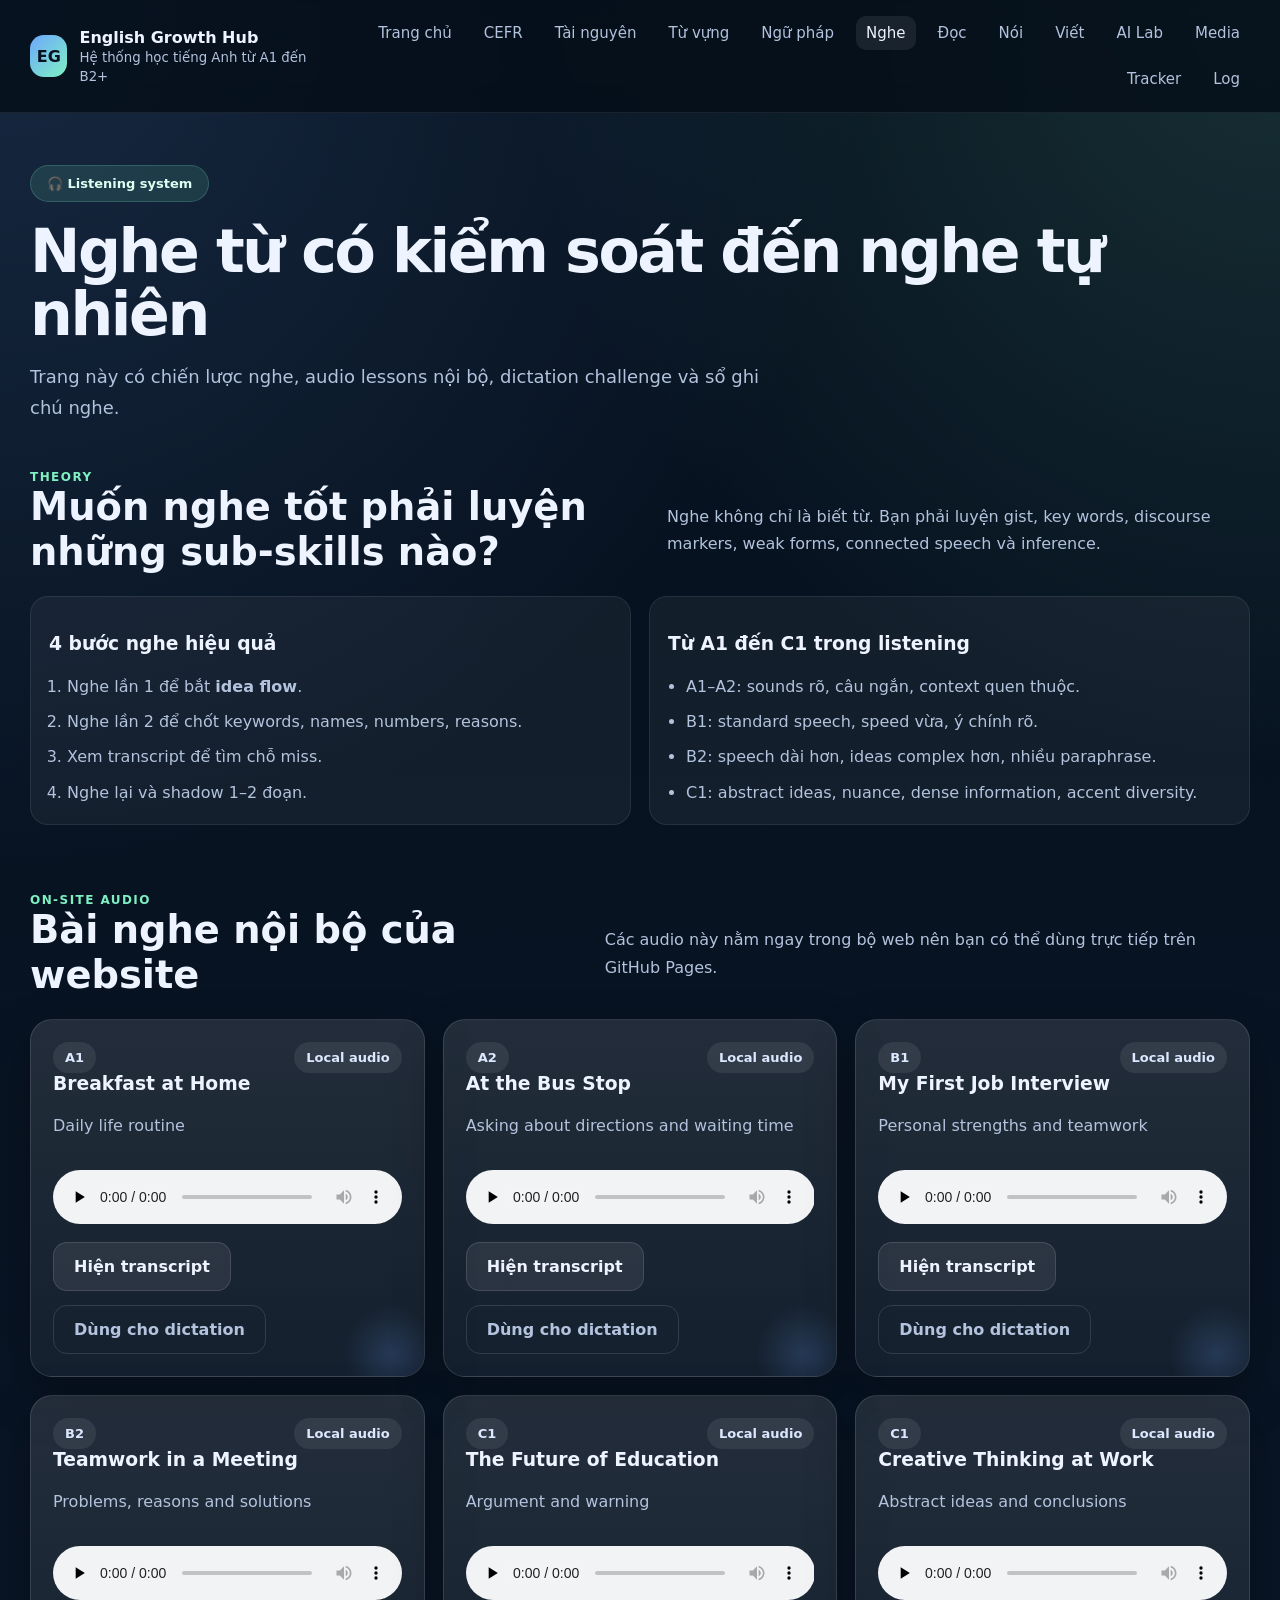
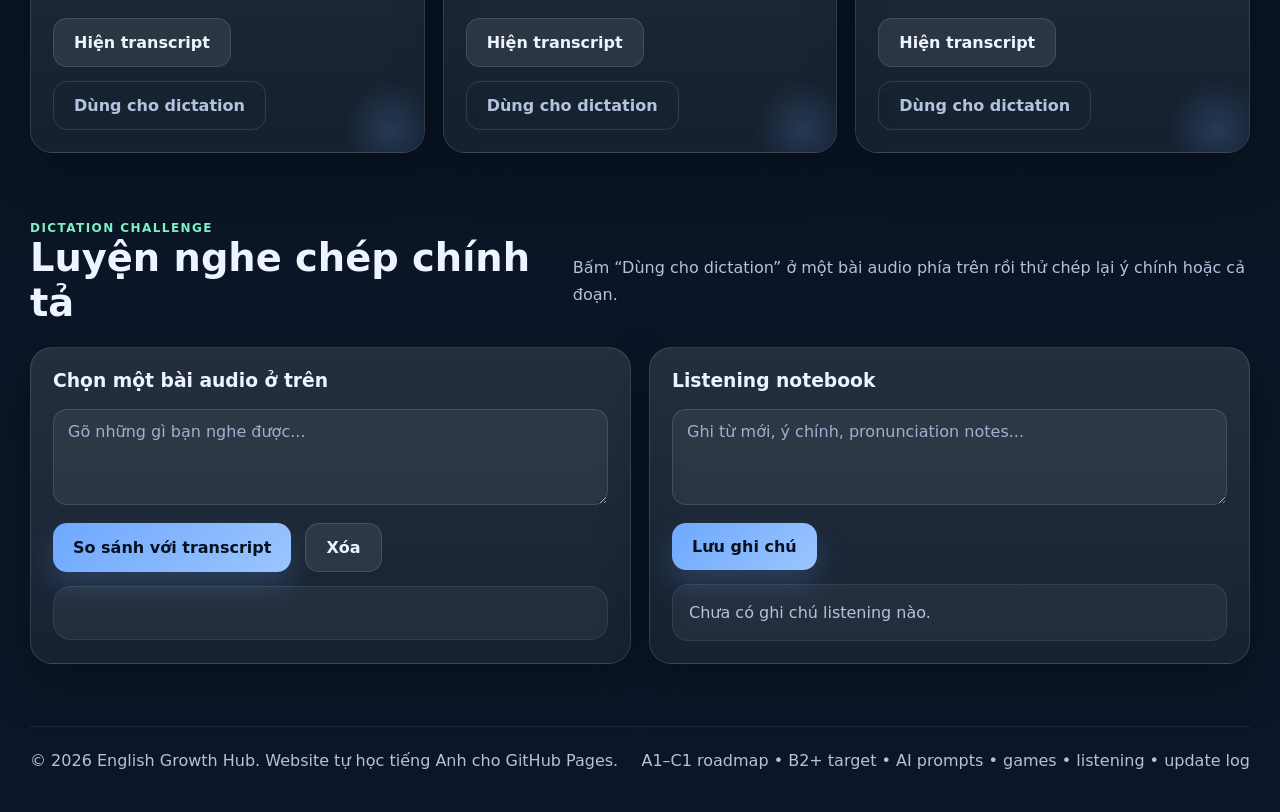
<file: listening.html>
<!DOCTYPE html>
<html lang="vi">
<head>
  <meta charset="UTF-8" />
  <meta name="viewport" content="width=device-width, initial-scale=1.0" />
  <title>Listening - English Growth Hub</title>
  <meta name="description" content="Listening system với audio nội bộ, dictation challenge và notebook." />
  <link rel="stylesheet" href="assets/styles.css" />
  <style>body{opacity:1}</style>
</head>
<body>
<header>
  <div class="container nav">
    <a href="index.html" class="brand">
      <div class="brand-logo">EG</div>
      <div><div>English Growth Hub</div><small style="color: var(--muted); font-weight: 500">Hệ thống học tiếng Anh từ A1 đến B2+</small></div>
    </a>
    <nav class="nav-links"><a href="index.html" class="">Trang chủ</a><a href="levels.html" class="">CEFR</a><a href="resources.html" class="">Tài nguyên</a><a href="vocabulary.html" class="">Từ vựng</a><a href="grammar.html" class="">Ngữ pháp</a><a href="listening.html" class="active">Nghe</a><a href="reading.html" class="">Đọc</a><a href="speaking.html" class="">Nói</a><a href="writing.html" class="">Viết</a><a href="ai-lab.html" class="">AI Lab</a><a href="media.html" class="">Media</a><a href="tracker.html" class="">Tracker</a><a href="update-log.html" class="">Log</a></nav>
  </div>
</header>
<main><section class="hero hero-small"><div class="container"><div class="pill">🎧 Listening system</div><h1>Nghe từ có kiểm soát đến nghe tự nhiên</h1><p>Trang này có chiến lược nghe, audio lessons nội bộ, dictation challenge và sổ ghi chú nghe.</p></div></section><section><div class="container"><div class="section-title"><div><div class="kicker">Theory</div><h2>Muốn nghe tốt phải luyện những sub-skills nào?</h2></div><p>Nghe không chỉ là biết từ. Bạn phải luyện gist, key words, discourse markers, weak forms, connected speech và inference.</p></div><div class="grid-2"><div class="theory-point"><h3>4 bước nghe hiệu quả</h3><ol class="list"><li>Nghe lần 1 để bắt <strong>idea flow</strong>.</li><li>Nghe lần 2 để chốt keywords, names, numbers, reasons.</li><li>Xem transcript để tìm chỗ miss.</li><li>Nghe lại và shadow 1–2 đoạn.</li></ol></div><div class="theory-point"><h3>Từ A1 đến C1 trong listening</h3><ul class="list"><li>A1–A2: sounds rõ, câu ngắn, context quen thuộc.</li><li>B1: standard speech, speed vừa, ý chính rõ.</li><li>B2: speech dài hơn, ideas complex hơn, nhiều paraphrase.</li><li>C1: abstract ideas, nuance, dense information, accent diversity.</li></ul></div></div></div></section><section><div class="container"><div class="section-title"><div><div class="kicker">On-site audio</div><h2>Bài nghe nội bộ của website</h2></div><p>Các audio này nằm ngay trong bộ web nên bạn có thể dùng trực tiếp trên GitHub Pages.</p></div><div class="grid-3"><article class="card resource-card audio-lesson" data-audio-title="Breakfast at Home" data-audio-level="A1" data-audio-transcript="Hi, my name is Anna. I wake up at six thirty every morning. I wash my face and go to the kitchen. I make a simple breakfast. I usually eat bread, eggs and a banana. Then I drink warm tea. After breakfast, I get ready for school."><div class="top-row"><span class="badge">A1</span><span class="tag">Local audio</span></div><h3>Breakfast at Home</h3><p>Daily life routine</p><audio controls preload="none" src="audio/a1-breakfast-at-home.mp3"></audio><div class="hero-actions" style="margin-top:14px"><button class="button button-secondary transcript-toggle">Hiện transcript</button><button class="button button-ghost use-dictation-btn">Dùng cho dictation</button></div><div class="transcript-box" style="display:none;margin-top:12px">Hi, my name is Anna. I wake up at six thirty every morning. I wash my face and go to the kitchen. I make a simple breakfast. I usually eat bread, eggs and a banana. Then I drink warm tea. After breakfast, I get ready for school.</div></article><article class="card resource-card audio-lesson" data-audio-title="At the Bus Stop" data-audio-level="A2" data-audio-transcript="Tom is waiting at the bus stop. He looks at the map and checks the bus number. Then he asks a woman, Excuse me, does this bus go to Green Street? The woman smiles and says, Yes, it does. It stops near the school. The bus will come in five minutes."><div class="top-row"><span class="badge">A2</span><span class="tag">Local audio</span></div><h3>At the Bus Stop</h3><p>Asking about directions and waiting time</p><audio controls preload="none" src="audio/a2-at-the-bus-stop.mp3"></audio><div class="hero-actions" style="margin-top:14px"><button class="button button-secondary transcript-toggle">Hiện transcript</button><button class="button button-ghost use-dictation-btn">Dùng cho dictation</button></div><div class="transcript-box" style="display:none;margin-top:12px">Tom is waiting at the bus stop. He looks at the map and checks the bus number. Then he asks a woman, Excuse me, does this bus go to Green Street? The woman smiles and says, Yes, it does. It stops near the school. The bus will come in five minutes.</div></article><article class="card resource-card audio-lesson" data-audio-title="My First Job Interview" data-audio-level="B1" data-audio-transcript="Lina is nervous because it is her first job interview. The manager asks about her strengths and experience working in a team. Lina says she is organised, friendly and always ready to learn. She also talks about a school project where she worked with three classmates."><div class="top-row"><span class="badge">B1</span><span class="tag">Local audio</span></div><h3>My First Job Interview</h3><p>Personal strengths and teamwork</p><audio controls preload="none" src="audio/b1-first-job-interview.mp3"></audio><div class="hero-actions" style="margin-top:14px"><button class="button button-secondary transcript-toggle">Hiện transcript</button><button class="button button-ghost use-dictation-btn">Dùng cho dictation</button></div><div class="transcript-box" style="display:none;margin-top:12px">Lina is nervous because it is her first job interview. The manager asks about her strengths and experience working in a team. Lina says she is organised, friendly and always ready to learn. She also talks about a school project where she worked with three classmates.</div></article><article class="card resource-card audio-lesson" data-audio-title="Teamwork in a Meeting" data-audio-level="B2" data-audio-transcript="During the meeting, the team leader explains that deadlines were missed because communication was unclear. She suggests shorter weekly check-ins and shared notes so everyone can follow the same plan and report problems earlier."><div class="top-row"><span class="badge">B2</span><span class="tag">Local audio</span></div><h3>Teamwork in a Meeting</h3><p>Problems, reasons and solutions</p><audio controls preload="none" src="audio/b2-teamwork-meeting.mp3"></audio><div class="hero-actions" style="margin-top:14px"><button class="button button-secondary transcript-toggle">Hiện transcript</button><button class="button button-ghost use-dictation-btn">Dùng cho dictation</button></div><div class="transcript-box" style="display:none;margin-top:12px">During the meeting, the team leader explains that deadlines were missed because communication was unclear. She suggests shorter weekly check-ins and shared notes so everyone can follow the same plan and report problems earlier.</div></article><article class="card resource-card audio-lesson" data-audio-title="The Future of Education" data-audio-level="C1" data-audio-transcript="The speaker argues that education is moving beyond the classroom and becoming more flexible, personalised and skill-driven. However, she also warns that access to technology and self-discipline will strongly influence who benefits from these changes."><div class="top-row"><span class="badge">C1</span><span class="tag">Local audio</span></div><h3>The Future of Education</h3><p>Argument and warning</p><audio controls preload="none" src="audio/c1-future-of-education.mp3"></audio><div class="hero-actions" style="margin-top:14px"><button class="button button-secondary transcript-toggle">Hiện transcript</button><button class="button button-ghost use-dictation-btn">Dùng cho dictation</button></div><div class="transcript-box" style="display:none;margin-top:12px">The speaker argues that education is moving beyond the classroom and becoming more flexible, personalised and skill-driven. However, she also warns that access to technology and self-discipline will strongly influence who benefits from these changes.</div></article><article class="card resource-card audio-lesson" data-audio-title="Creative Thinking at Work" data-audio-level="C1" data-audio-transcript="Creativity at work is rarely a sudden flash of genius. More often, it grows from habits such as asking better questions and connecting ideas from different fields. Creative teams are often more open to experimentation and thoughtful feedback."><div class="top-row"><span class="badge">C1</span><span class="tag">Local audio</span></div><h3>Creative Thinking at Work</h3><p>Abstract ideas and conclusions</p><audio controls preload="none" src="audio/c1-creative-thinking.mp3"></audio><div class="hero-actions" style="margin-top:14px"><button class="button button-secondary transcript-toggle">Hiện transcript</button><button class="button button-ghost use-dictation-btn">Dùng cho dictation</button></div><div class="transcript-box" style="display:none;margin-top:12px">Creativity at work is rarely a sudden flash of genius. More often, it grows from habits such as asking better questions and connecting ideas from different fields. Creative teams are often more open to experimentation and thoughtful feedback.</div></article></div></div></section><section><div class="container"><div class="section-title"><div><div class="kicker">Dictation challenge</div><h2>Luyện nghe chép chính tả</h2></div><p>Bấm “Dùng cho dictation” ở một bài audio phía trên rồi thử chép lại ý chính hoặc cả đoạn.</p></div><div class="grid-2"><article class="card"><h3 id="dictationTitle">Chọn một bài audio ở trên</h3><textarea id="dictationInput" placeholder="Gõ những gì bạn nghe được..."></textarea><div class="hero-actions" style="margin-top:14px"><button class="button button-primary" id="checkDictationBtn">So sánh với transcript</button><button class="button button-secondary" id="clearDictationBtn">Xóa</button></div><div id="dictationResult" class="feedback-box"></div></article><article class="card"><h3>Listening notebook</h3><textarea id="listeningNoteInput" placeholder="Ghi từ mới, ý chính, pronunciation notes..."></textarea><div class="hero-actions" style="margin-top:14px"><button class="button button-primary" id="saveListeningNoteBtn">Lưu ghi chú</button></div><div id="listeningNotesList"></div></article></div></div></section></main>
<footer><div class="container footer-row"><div>© 2026 English Growth Hub. Website tự học tiếng Anh cho GitHub Pages.</div><div>A1–C1 roadmap • B2+ target • AI prompts • games • listening • update log</div></div></footer>
<script src="assets/app.js"></script>
</body>
</html>
</file>
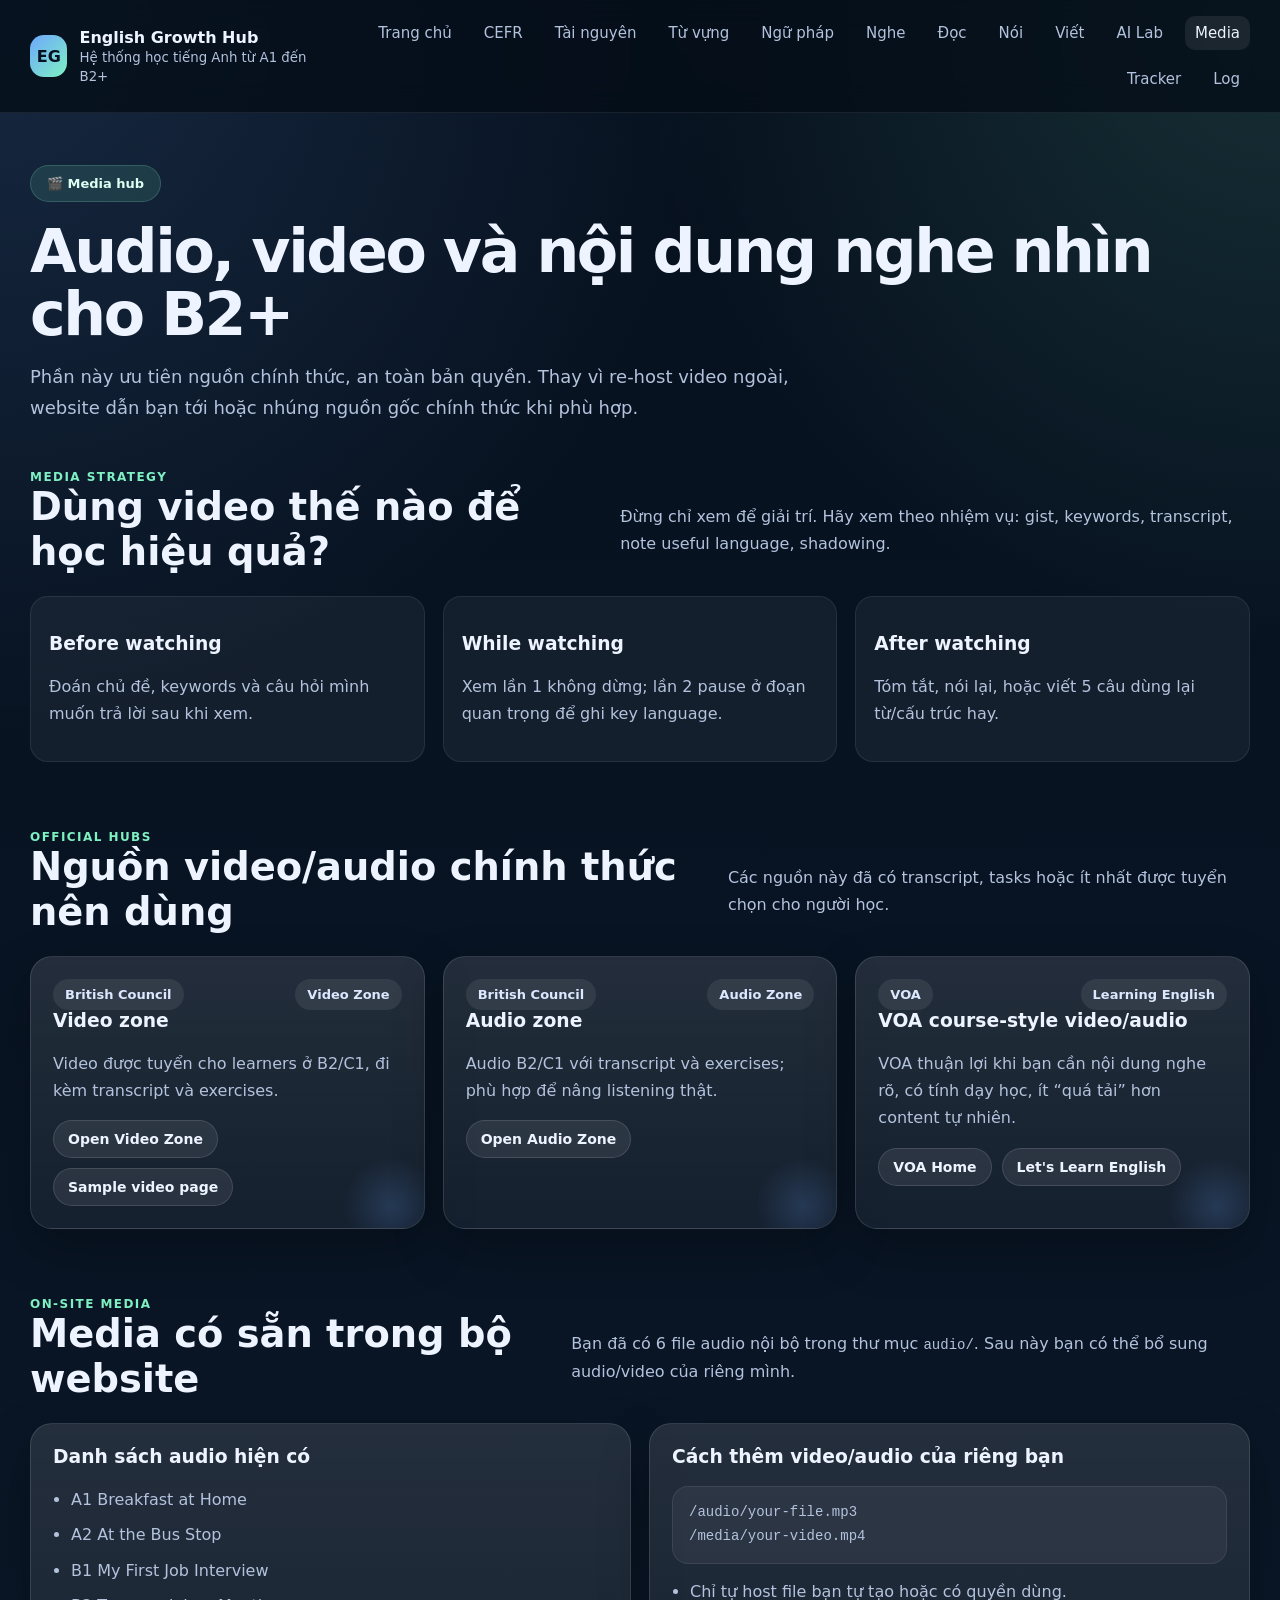
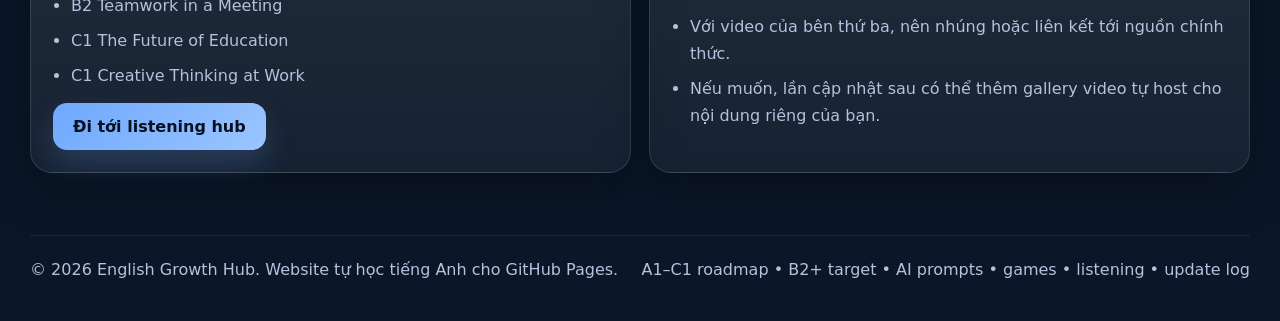
<file: media.html>
<!DOCTYPE html>
<html lang="vi">
<head>
  <meta charset="UTF-8" />
  <meta name="viewport" content="width=device-width, initial-scale=1.0" />
  <title>Media Hub - English Growth Hub</title>
  <meta name="description" content="Media hub với audio nội bộ và nguồn video/audio chính thức." />
  <link rel="stylesheet" href="assets/styles.css" />
  <style>body{opacity:1}</style>
</head>
<body>
<header>
  <div class="container nav">
    <a href="index.html" class="brand">
      <div class="brand-logo">EG</div>
      <div><div>English Growth Hub</div><small style="color: var(--muted); font-weight: 500">Hệ thống học tiếng Anh từ A1 đến B2+</small></div>
    </a>
    <nav class="nav-links"><a href="index.html" class="">Trang chủ</a><a href="levels.html" class="">CEFR</a><a href="resources.html" class="">Tài nguyên</a><a href="vocabulary.html" class="">Từ vựng</a><a href="grammar.html" class="">Ngữ pháp</a><a href="listening.html" class="">Nghe</a><a href="reading.html" class="">Đọc</a><a href="speaking.html" class="">Nói</a><a href="writing.html" class="">Viết</a><a href="ai-lab.html" class="">AI Lab</a><a href="media.html" class="active">Media</a><a href="tracker.html" class="">Tracker</a><a href="update-log.html" class="">Log</a></nav>
  </div>
</header>
<main><section class="hero hero-small"><div class="container"><div class="pill">🎬 Media hub</div><h1>Audio, video và nội dung nghe nhìn cho B2+</h1><p>Phần này ưu tiên nguồn chính thức, an toàn bản quyền. Thay vì re-host video ngoài, website dẫn bạn tới hoặc nhúng nguồn gốc chính thức khi phù hợp.</p></div></section><section><div class="container"><div class="section-title"><div><div class="kicker">Media strategy</div><h2>Dùng video thế nào để học hiệu quả?</h2></div><p>Đừng chỉ xem để giải trí. Hãy xem theo nhiệm vụ: gist, keywords, transcript, note useful language, shadowing.</p></div><div class="grid-3"><div class="theory-point"><h3>Before watching</h3><p>Đoán chủ đề, keywords và câu hỏi mình muốn trả lời sau khi xem.</p></div><div class="theory-point"><h3>While watching</h3><p>Xem lần 1 không dừng; lần 2 pause ở đoạn quan trọng để ghi key language.</p></div><div class="theory-point"><h3>After watching</h3><p>Tóm tắt, nói lại, hoặc viết 5 câu dùng lại từ/cấu trúc hay.</p></div></div></div></section><section><div class="container"><div class="section-title"><div><div class="kicker">Official hubs</div><h2>Nguồn video/audio chính thức nên dùng</h2></div><p>Các nguồn này đã có transcript, tasks hoặc ít nhất được tuyển chọn cho người học.</p></div><div class="resource-grid"><article class="card resource-card"><div class="top-row"><span class="badge">British Council</span><span class="tag">Video Zone</span></div><h3>Video zone</h3><p>Video được tuyển cho learners ở B2/C1, đi kèm transcript và exercises.</p><div class="resource-links"><a class="resource-link" href="https://learnenglish.britishcouncil.org/general-english/video-zone" target="_blank">Open Video Zone</a><a class="resource-link" href="https://learnenglish.britishcouncil.org/general-english/video-zone/day-elizabeth-became-queen" target="_blank">Sample video page</a></div></article><article class="card resource-card"><div class="top-row"><span class="badge">British Council</span><span class="tag">Audio Zone</span></div><h3>Audio zone</h3><p>Audio B2/C1 với transcript và exercises; phù hợp để nâng listening thật.</p><div class="resource-links"><a class="resource-link" href="https://learnenglish.britishcouncil.org/general-english/audio-zone" target="_blank">Open Audio Zone</a></div></article><article class="card resource-card"><div class="top-row"><span class="badge">VOA</span><span class="tag">Learning English</span></div><h3>VOA course-style video/audio</h3><p>VOA thuận lợi khi bạn cần nội dung nghe rõ, có tính dạy học, ít “quá tải” hơn content tự nhiên.</p><div class="resource-links"><a class="resource-link" href="https://learningenglish.voanews.com/" target="_blank">VOA Home</a><a class="resource-link" href="https://learningenglish.voanews.com/a/6873269.html" target="_blank">Let's Learn English</a></div></article></div></div></section><section><div class="container"><div class="section-title"><div><div class="kicker">On-site media</div><h2>Media có sẵn trong bộ website</h2></div><p>Bạn đã có 6 file audio nội bộ trong thư mục <span class="code-like">audio/</span>. Sau này bạn có thể bổ sung audio/video của riêng mình.</p></div><div class="grid-2"><article class="card"><h3>Danh sách audio hiện có</h3><ul class="list"><li>A1 Breakfast at Home</li><li>A2 At the Bus Stop</li><li>B1 My First Job Interview</li><li>B2 Teamwork in a Meeting</li><li>C1 The Future of Education</li><li>C1 Creative Thinking at Work</li></ul><div class="hero-actions" style="margin-top:14px"><a class="button button-primary" href="listening.html">Đi tới listening hub</a></div></article><article class="card"><h3>Cách thêm video/audio của riêng bạn</h3><div class="note"><div class="code-like">/audio/your-file.mp3</div><div class="code-like">/media/your-video.mp4</div></div><ul class="list"><li>Chỉ tự host file bạn tự tạo hoặc có quyền dùng.</li><li>Với video của bên thứ ba, nên nhúng hoặc liên kết tới nguồn chính thức.</li><li>Nếu muốn, lần cập nhật sau có thể thêm gallery video tự host cho nội dung riêng của bạn.</li></ul></article></div></div></section></main>
<footer><div class="container footer-row"><div>© 2026 English Growth Hub. Website tự học tiếng Anh cho GitHub Pages.</div><div>A1–C1 roadmap • B2+ target • AI prompts • games • listening • update log</div></div></footer>
<script src="assets/app.js"></script>
</body>
</html>
</file>
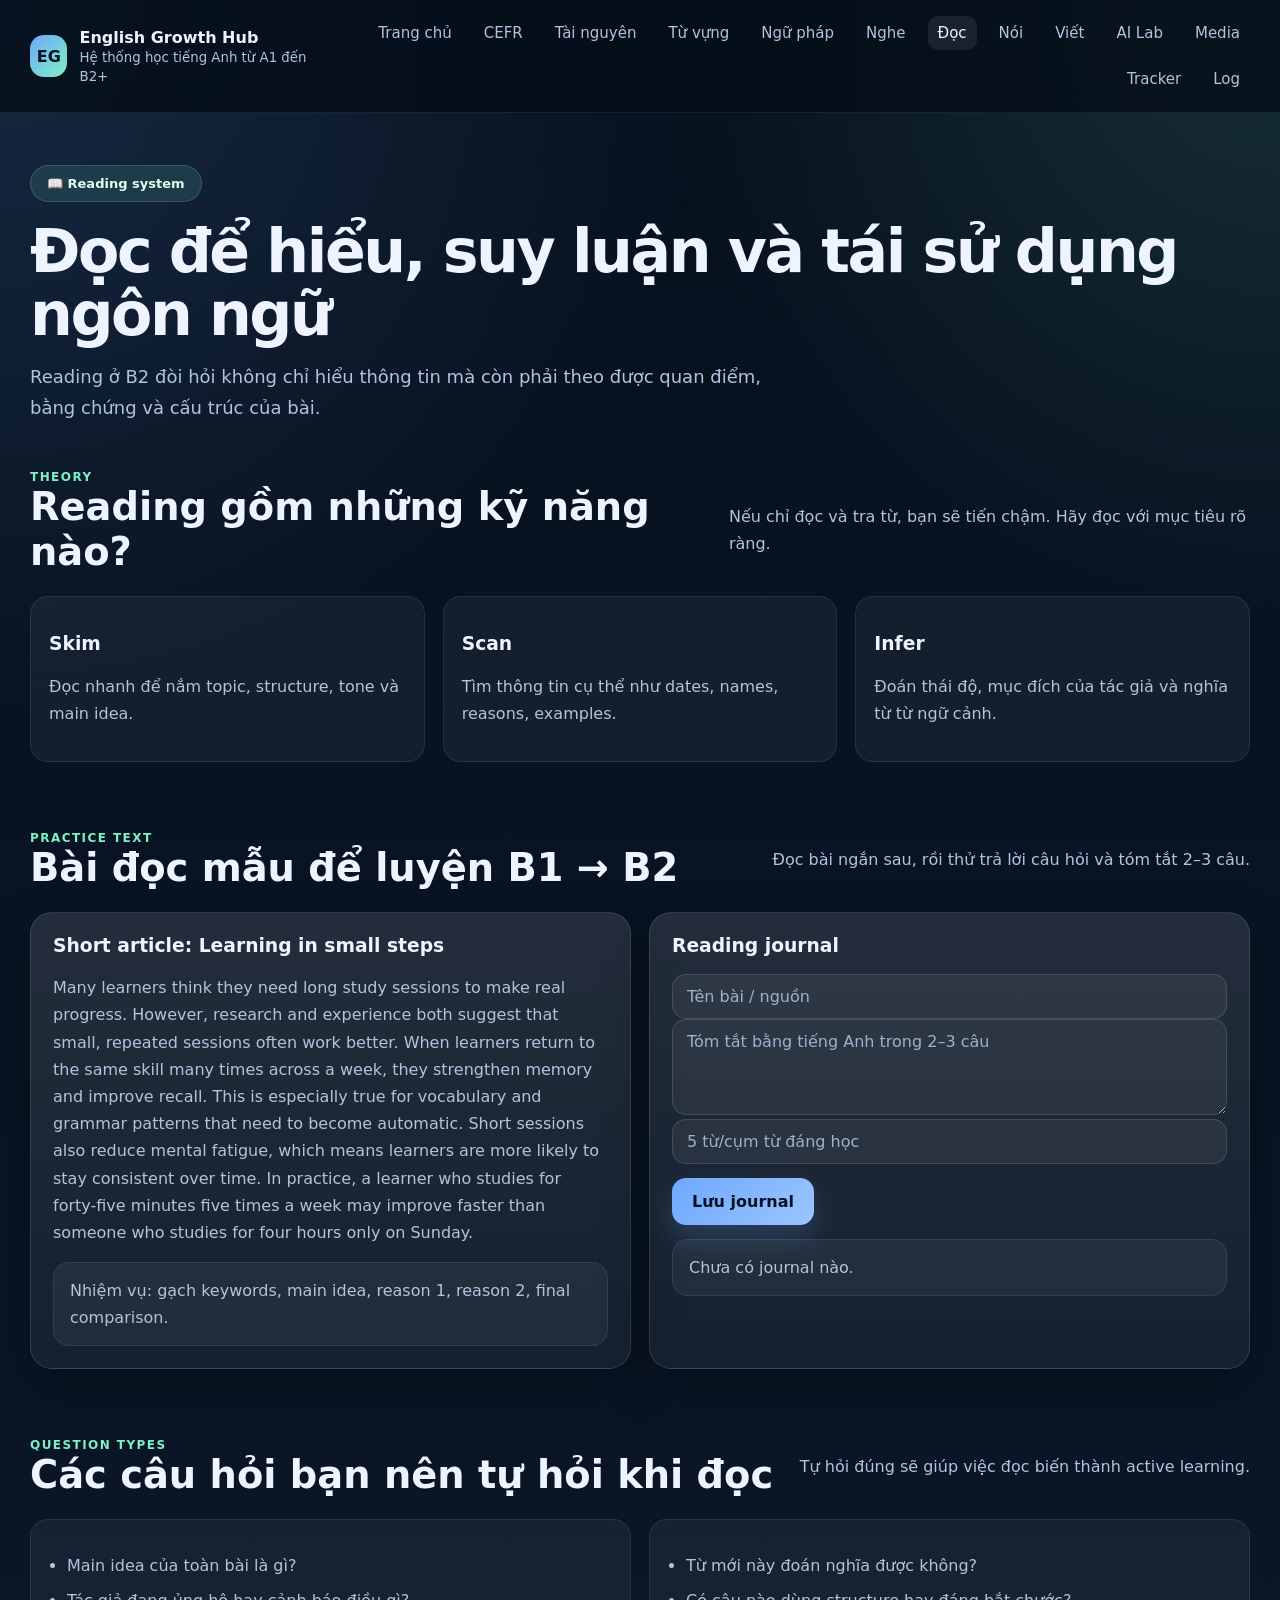
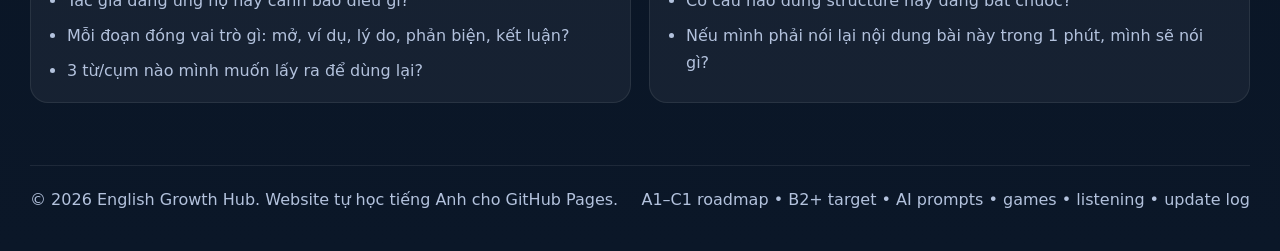
<file: reading.html>
<!DOCTYPE html>
<html lang="vi">
<head>
  <meta charset="UTF-8" />
  <meta name="viewport" content="width=device-width, initial-scale=1.0" />
  <title>Reading - English Growth Hub</title>
  <meta name="description" content="Reading strategies, article mẫu và reading journal." />
  <link rel="stylesheet" href="assets/styles.css" />
  <style>body{opacity:1}</style>
</head>
<body>
<header>
  <div class="container nav">
    <a href="index.html" class="brand">
      <div class="brand-logo">EG</div>
      <div><div>English Growth Hub</div><small style="color: var(--muted); font-weight: 500">Hệ thống học tiếng Anh từ A1 đến B2+</small></div>
    </a>
    <nav class="nav-links"><a href="index.html" class="">Trang chủ</a><a href="levels.html" class="">CEFR</a><a href="resources.html" class="">Tài nguyên</a><a href="vocabulary.html" class="">Từ vựng</a><a href="grammar.html" class="">Ngữ pháp</a><a href="listening.html" class="">Nghe</a><a href="reading.html" class="active">Đọc</a><a href="speaking.html" class="">Nói</a><a href="writing.html" class="">Viết</a><a href="ai-lab.html" class="">AI Lab</a><a href="media.html" class="">Media</a><a href="tracker.html" class="">Tracker</a><a href="update-log.html" class="">Log</a></nav>
  </div>
</header>
<main><section class="hero hero-small"><div class="container"><div class="pill">📖 Reading system</div><h1>Đọc để hiểu, suy luận và tái sử dụng ngôn ngữ</h1><p>Reading ở B2 đòi hỏi không chỉ hiểu thông tin mà còn phải theo được quan điểm, bằng chứng và cấu trúc của bài.</p></div></section><section><div class="container"><div class="section-title"><div><div class="kicker">Theory</div><h2>Reading gồm những kỹ năng nào?</h2></div><p>Nếu chỉ đọc và tra từ, bạn sẽ tiến chậm. Hãy đọc với mục tiêu rõ ràng.</p></div><div class="grid-3"><div class="theory-point"><h3>Skim</h3><p>Đọc nhanh để nắm topic, structure, tone và main idea.</p></div><div class="theory-point"><h3>Scan</h3><p>Tìm thông tin cụ thể như dates, names, reasons, examples.</p></div><div class="theory-point"><h3>Infer</h3><p>Đoán thái độ, mục đích của tác giả và nghĩa từ từ ngữ cảnh.</p></div></div></div></section><section><div class="container"><div class="section-title"><div><div class="kicker">Practice text</div><h2>Bài đọc mẫu để luyện B1 → B2</h2></div><p>Đọc bài ngắn sau, rồi thử trả lời câu hỏi và tóm tắt 2–3 câu.</p></div><div class="grid-2"><article class="card"><h3>Short article: Learning in small steps</h3><p>Many learners think they need long study sessions to make real progress. However, research and experience both suggest that small, repeated sessions often work better. When learners return to the same skill many times across a week, they strengthen memory and improve recall. This is especially true for vocabulary and grammar patterns that need to become automatic. Short sessions also reduce mental fatigue, which means learners are more likely to stay consistent over time. In practice, a learner who studies for forty-five minutes five times a week may improve faster than someone who studies for four hours only on Sunday.</p><div class="note" style="margin-top:14px">Nhiệm vụ: gạch keywords, main idea, reason 1, reason 2, final comparison.</div></article><article class="card"><h3>Reading journal</h3><input id="journalTitleInput" placeholder="Tên bài / nguồn" /><textarea id="journalSummaryInput" placeholder="Tóm tắt bằng tiếng Anh trong 2–3 câu"></textarea><input id="journalWordsInput" placeholder="5 từ/cụm từ đáng học" /><div class="hero-actions" style="margin-top:14px"><button class="button button-primary" id="saveJournalBtn">Lưu journal</button></div><div id="journalList"></div></article></div></div></section><section><div class="container"><div class="section-title"><div><div class="kicker">Question types</div><h2>Các câu hỏi bạn nên tự hỏi khi đọc</h2></div><p>Tự hỏi đúng sẽ giúp việc đọc biến thành active learning.</p></div><div class="grid-2"><div class="theory-point"><ul class="list"><li>Main idea của toàn bài là gì?</li><li>Tác giả đang ủng hộ hay cảnh báo điều gì?</li><li>Mỗi đoạn đóng vai trò gì: mở, ví dụ, lý do, phản biện, kết luận?</li><li>3 từ/cụm nào mình muốn lấy ra để dùng lại?</li></ul></div><div class="theory-point"><ul class="list"><li>Từ mới này đoán nghĩa được không?</li><li>Có câu nào dùng structure hay đáng bắt chước?</li><li>Nếu mình phải nói lại nội dung bài này trong 1 phút, mình sẽ nói gì?</li></ul></div></div></div></section></main>
<footer><div class="container footer-row"><div>© 2026 English Growth Hub. Website tự học tiếng Anh cho GitHub Pages.</div><div>A1–C1 roadmap • B2+ target • AI prompts • games • listening • update log</div></div></footer>
<script src="assets/app.js"></script>
</body>
</html>
</file>
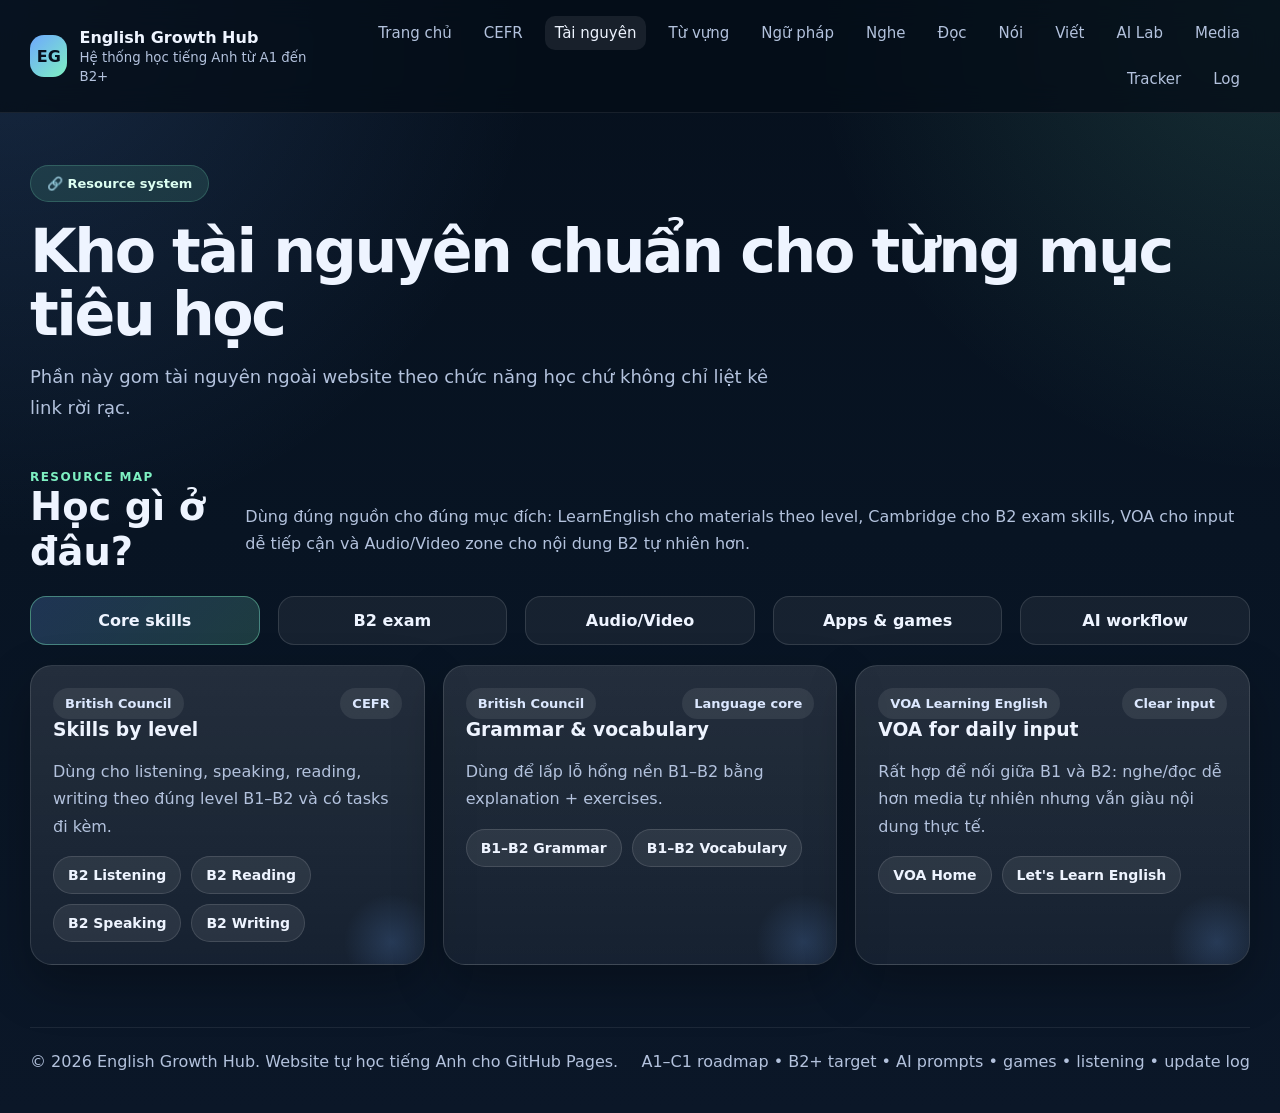
<file: resources.html>
<!DOCTYPE html>
<html lang="vi">
<head>
  <meta charset="UTF-8" />
  <meta name="viewport" content="width=device-width, initial-scale=1.0" />
  <title>Tài nguyên - English Growth Hub</title>
  <meta name="description" content="Kho tài nguyên tiếng Anh theo mục tiêu học, gồm British Council, Cambridge và VOA." />
  <link rel="stylesheet" href="assets/styles.css" />
  <style>body{opacity:1}</style>
</head>
<body>
<header>
  <div class="container nav">
    <a href="index.html" class="brand">
      <div class="brand-logo">EG</div>
      <div><div>English Growth Hub</div><small style="color: var(--muted); font-weight: 500">Hệ thống học tiếng Anh từ A1 đến B2+</small></div>
    </a>
    <nav class="nav-links"><a href="index.html" class="">Trang chủ</a><a href="levels.html" class="">CEFR</a><a href="resources.html" class="active">Tài nguyên</a><a href="vocabulary.html" class="">Từ vựng</a><a href="grammar.html" class="">Ngữ pháp</a><a href="listening.html" class="">Nghe</a><a href="reading.html" class="">Đọc</a><a href="speaking.html" class="">Nói</a><a href="writing.html" class="">Viết</a><a href="ai-lab.html" class="">AI Lab</a><a href="media.html" class="">Media</a><a href="tracker.html" class="">Tracker</a><a href="update-log.html" class="">Log</a></nav>
  </div>
</header>
<main><section class="hero hero-small"><div class="container"><div class="pill">🔗 Resource system</div><h1>Kho tài nguyên chuẩn cho từng mục tiêu học</h1><p>Phần này gom tài nguyên ngoài website theo chức năng học chứ không chỉ liệt kê link rời rạc.</p></div></section><section><div class="container"><div class="section-title"><div><div class="kicker">Resource map</div><h2>Học gì ở đâu?</h2></div><p>Dùng đúng nguồn cho đúng mục đích: LearnEnglish cho materials theo level, Cambridge cho B2 exam skills, VOA cho input dễ tiếp cận và Audio/Video zone cho nội dung B2 tự nhiên hơn.</p></div><div class="skill-tabs"><button class="skill-tab active" data-panel="panel-core">Core skills</button><button class="skill-tab" data-panel="panel-exam">B2 exam</button><button class="skill-tab" data-panel="panel-media">Audio/Video</button><button class="skill-tab" data-panel="panel-apps">Apps & games</button><button class="skill-tab" data-panel="panel-ai">AI workflow</button></div><div id="panel-core" class="resource-panel active" style="margin-top:20px"><div class="resource-grid"><article class="card resource-card"><div class="top-row"><span class="badge">British Council</span><span class="tag">CEFR</span></div><h3>Skills by level</h3><p>Dùng cho listening, speaking, reading, writing theo đúng level B1–B2 và có tasks đi kèm.</p><div class="resource-links"><a class="resource-link" href="https://learnenglish.britishcouncil.org/skills/listening/b2-listening" target="_blank">B2 Listening</a><a class="resource-link" href="https://learnenglish.britishcouncil.org/skills/reading/b2-reading" target="_blank">B2 Reading</a><a class="resource-link" href="https://learnenglish.britishcouncil.org/skills/speaking/b2-speaking" target="_blank">B2 Speaking</a><a class="resource-link" href="https://learnenglish.britishcouncil.org/skills/writing/b2-writing" target="_blank">B2 Writing</a></div></article><article class="card resource-card"><div class="top-row"><span class="badge">British Council</span><span class="tag">Language core</span></div><h3>Grammar & vocabulary</h3><p>Dùng để lấp lỗ hổng nền B1–B2 bằng explanation + exercises.</p><div class="resource-links"><a class="resource-link" href="https://learnenglish.britishcouncil.org/grammar/b1-b2-grammar" target="_blank">B1–B2 Grammar</a><a class="resource-link" href="https://learnenglish.britishcouncil.org/vocabulary/b1-b2-vocabulary" target="_blank">B1–B2 Vocabulary</a></div></article><article class="card resource-card"><div class="top-row"><span class="badge">VOA Learning English</span><span class="tag">Clear input</span></div><h3>VOA for daily input</h3><p>Rất hợp để nối giữa B1 và B2: nghe/đọc dễ hơn media tự nhiên nhưng vẫn giàu nội dung thực tế.</p><div class="resource-links"><a class="resource-link" href="https://learningenglish.voanews.com/" target="_blank">VOA Home</a><a class="resource-link" href="https://learningenglish.voanews.com/a/6873269.html" target="_blank">Let's Learn English</a></div></article></div></div><div id="panel-exam" class="resource-panel" style="margin-top:20px"><div class="resource-grid"><article class="card resource-card"><div class="top-row"><span class="badge">Cambridge</span><span class="tag">B2 First</span></div><h3>Format + sample papers</h3><p>Dùng khi đã có nền B1+/B2- và muốn chuyển sang luyện theo format thật.</p><div class="resource-links"><a class="resource-link" href="https://www.cambridgeenglish.org/exams-and-tests/qualifications/first/format/" target="_blank">B2 Format</a><a class="resource-link" href="https://www.cambridgeenglish.org/exams-and-tests/first/preparation/" target="_blank">Preparation</a></div></article><article class="card resource-card"><div class="top-row"><span class="badge">Cambridge</span><span class="tag">Writing</span></div><h3>Write & Improve</h3><p>Rất hữu ích để luyện viết rồi nhận phản hồi tức thời trước khi nhờ AI hoặc giáo viên sửa sâu hơn.</p><div class="resource-links"><a class="resource-link" href="https://www.cambridgeenglish.org/es/learning-english/free-resources/write-and-improve/" target="_blank">Open Write & Improve</a></div></article></div></div><div id="panel-media" class="resource-panel" style="margin-top:20px"><div class="resource-grid"><article class="card resource-card"><div class="top-row"><span class="badge">British Council</span><span class="tag">B2–C1</span></div><h3>Audio zone</h3><p>Audio recordings with transcripts and exercises; tốt để tăng listening thật lên B2/C1.</p><div class="resource-links"><a class="resource-link" href="https://learnenglish.britishcouncil.org/general-english/audio-zone" target="_blank">Audio Zone</a></div></article><article class="card resource-card"><div class="top-row"><span class="badge">British Council</span><span class="tag">Video</span></div><h3>Video zone</h3><p>Video được chọn cho learners ở B2/C1, có transcript và exercises theo bài.</p><div class="resource-links"><a class="resource-link" href="https://learnenglish.britishcouncil.org/general-english/video-zone" target="_blank">Video Zone</a></div></article><article class="card resource-card"><div class="top-row"><span class="badge">On-site</span><span class="tag">Local audio</span></div><h3>Bài nghe mẫu ngay trong website</h3><p>Trang Listening có sẵn 6 file audio nội bộ để bạn dùng ngay, không phụ thuộc mạng ngoài.</p><div class="resource-links"><a class="resource-link" href="listening.html">Open Listening Hub</a></div></article></div></div><div id="panel-apps" class="resource-panel" style="margin-top:20px"><div class="resource-grid"><article class="card resource-card"><div class="top-row"><span class="badge">British Council</span><span class="tag">Games</span></div><h3>Vocabulary games</h3><p>Wordshake và các game từ vựng chính thức. Ngoài ra website này có game nội bộ riêng.</p><div class="resource-links"><a class="resource-link" href="https://learnenglish.britishcouncil.org/vocabulary/vocabulary-games" target="_blank">Vocabulary Games</a><a class="resource-link" href="https://learnenglish.britishcouncil.org/apps/johnny-grammars-word-challenge" target="_blank">Johnny Grammar</a></div></article><article class="card resource-card"><div class="top-row"><span class="badge">On-site</span><span class="tag">Interactive</span></div><h3>Website games</h3><p>Dùng flashcards, quiz nghĩa, unscramble và dictation challenge ngay trên site.</p><div class="resource-links"><a class="resource-link" href="vocabulary.html">Go to vocab games</a><a class="resource-link" href="listening.html">Go to dictation</a></div></article></div></div><div id="panel-ai" class="resource-panel" style="margin-top:20px"><div class="resource-grid"><article class="card resource-card"><div class="top-row"><span class="badge">AI Lab</span><span class="tag">Prompt-ready</span></div><h3>Dùng AI như tutor</h3><p>Không cần backend AI riêng trong site; bạn có thể copy prompt mẫu để dùng với trợ lý AI bất kỳ.</p><div class="resource-links"><a class="resource-link" href="ai-lab.html">Open AI Lab</a></div></article></div></div></div></section></main>
<footer><div class="container footer-row"><div>© 2026 English Growth Hub. Website tự học tiếng Anh cho GitHub Pages.</div><div>A1–C1 roadmap • B2+ target • AI prompts • games • listening • update log</div></div></footer>
<script src="assets/app.js"></script>
</body>
</html>
</file>
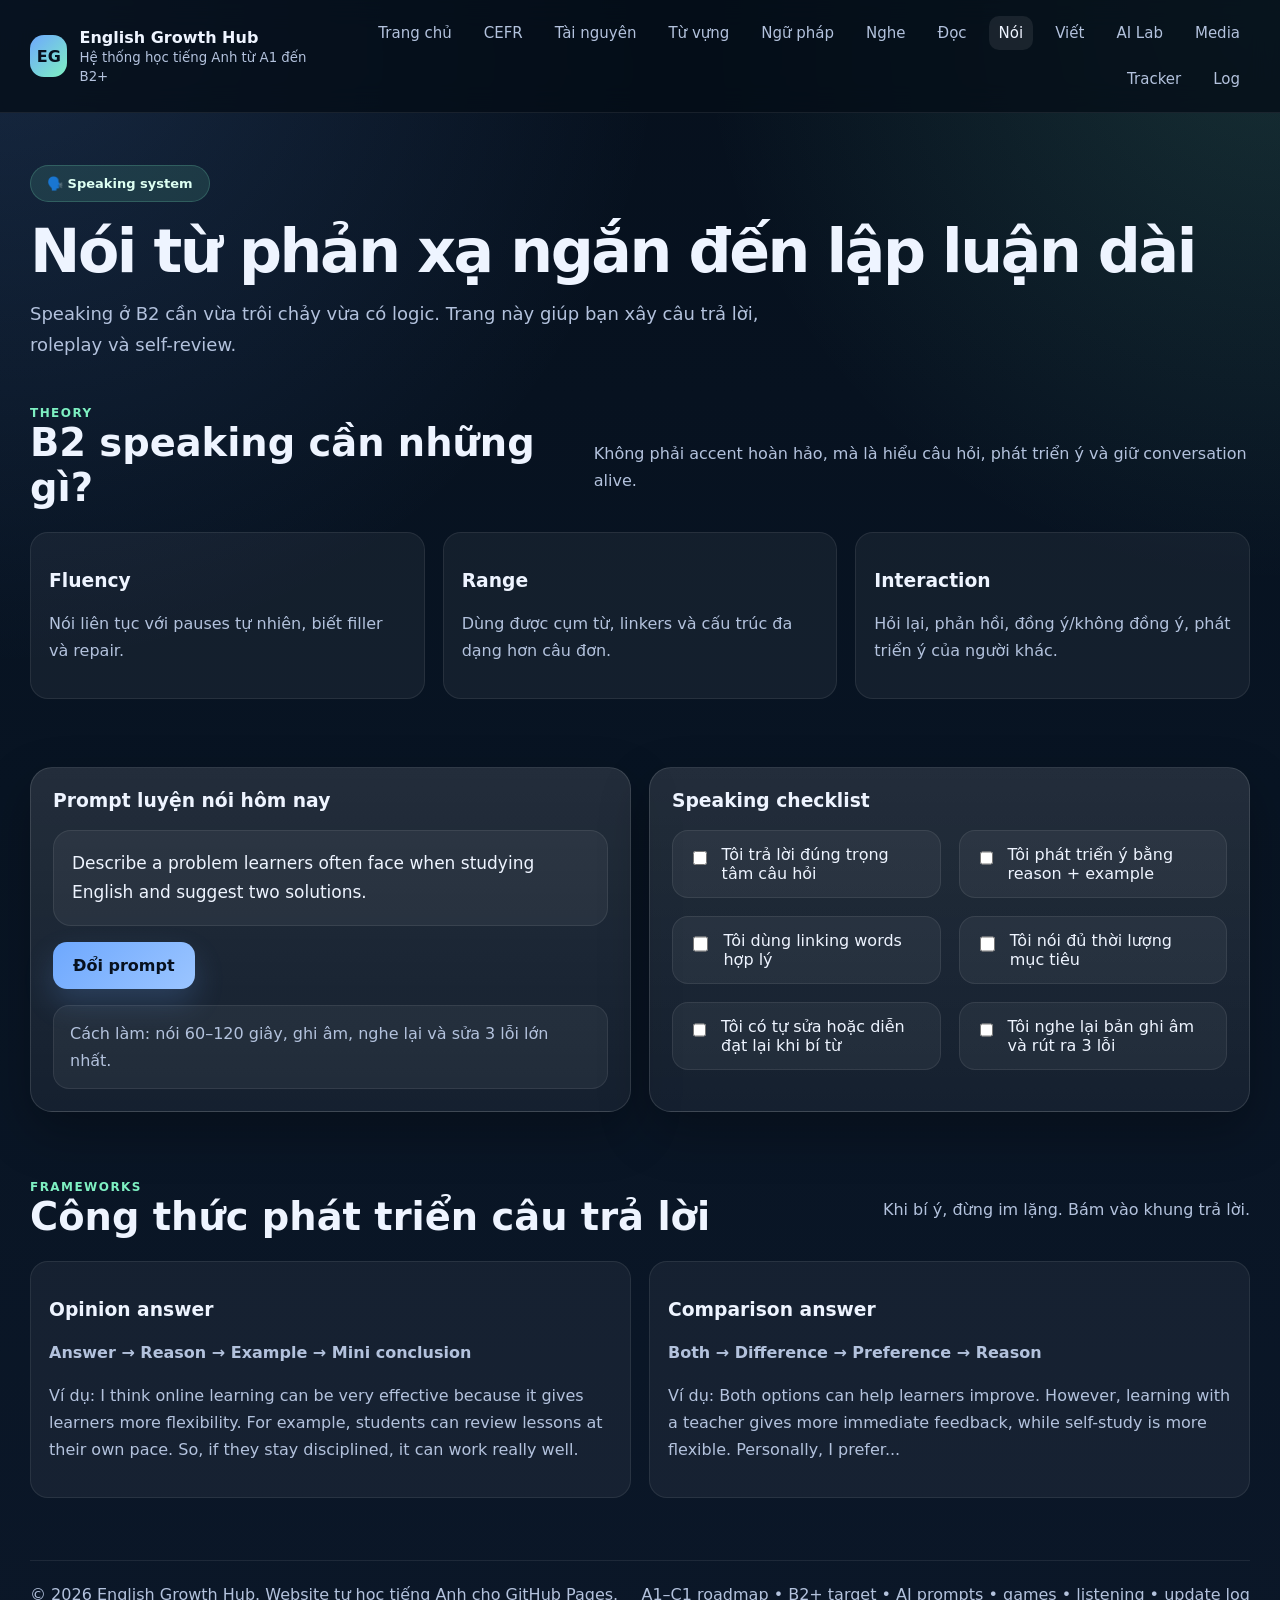
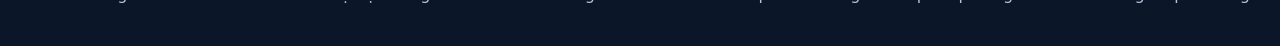
<file: speaking.html>
<!DOCTYPE html>
<html lang="vi">
<head>
  <meta charset="UTF-8" />
  <meta name="viewport" content="width=device-width, initial-scale=1.0" />
  <title>Speaking - English Growth Hub</title>
  <meta name="description" content="Speaking prompts, frameworks và self-review checklist." />
  <link rel="stylesheet" href="assets/styles.css" />
  <style>body{opacity:1}</style>
</head>
<body>
<header>
  <div class="container nav">
    <a href="index.html" class="brand">
      <div class="brand-logo">EG</div>
      <div><div>English Growth Hub</div><small style="color: var(--muted); font-weight: 500">Hệ thống học tiếng Anh từ A1 đến B2+</small></div>
    </a>
    <nav class="nav-links"><a href="index.html" class="">Trang chủ</a><a href="levels.html" class="">CEFR</a><a href="resources.html" class="">Tài nguyên</a><a href="vocabulary.html" class="">Từ vựng</a><a href="grammar.html" class="">Ngữ pháp</a><a href="listening.html" class="">Nghe</a><a href="reading.html" class="">Đọc</a><a href="speaking.html" class="active">Nói</a><a href="writing.html" class="">Viết</a><a href="ai-lab.html" class="">AI Lab</a><a href="media.html" class="">Media</a><a href="tracker.html" class="">Tracker</a><a href="update-log.html" class="">Log</a></nav>
  </div>
</header>
<main><section class="hero hero-small"><div class="container"><div class="pill">🗣️ Speaking system</div><h1>Nói từ phản xạ ngắn đến lập luận dài</h1><p>Speaking ở B2 cần vừa trôi chảy vừa có logic. Trang này giúp bạn xây câu trả lời, roleplay và self-review.</p></div></section><section><div class="container"><div class="section-title"><div><div class="kicker">Theory</div><h2>B2 speaking cần những gì?</h2></div><p>Không phải accent hoàn hảo, mà là hiểu câu hỏi, phát triển ý và giữ conversation alive.</p></div><div class="grid-3"><div class="theory-point"><h3>Fluency</h3><p>Nói liên tục với pauses tự nhiên, biết filler và repair.</p></div><div class="theory-point"><h3>Range</h3><p>Dùng được cụm từ, linkers và cấu trúc đa dạng hơn câu đơn.</p></div><div class="theory-point"><h3>Interaction</h3><p>Hỏi lại, phản hồi, đồng ý/không đồng ý, phát triển ý của người khác.</p></div></div></div></section><section><div class="container"><div class="grid-2"><article class="card"><h3>Prompt luyện nói hôm nay</h3><div class="prompt-box" id="promptBox"></div><div class="hero-actions" style="margin-top:16px"><button class="button button-primary" id="newPromptBtn">Đổi prompt</button></div><div class="note" style="margin-top:16px">Cách làm: nói 60–120 giây, ghi âm, nghe lại và sửa 3 lỗi lớn nhất.</div></article><article class="card"><h3>Speaking checklist</h3><div id="speakingChecklist" class="checklist-grid"></div></article></div></div></section><section><div class="container"><div class="section-title"><div><div class="kicker">Frameworks</div><h2>Công thức phát triển câu trả lời</h2></div><p>Khi bí ý, đừng im lặng. Bám vào khung trả lời.</p></div><div class="grid-2"><div class="theory-point"><h3>Opinion answer</h3><p><strong>Answer → Reason → Example → Mini conclusion</strong></p><p>Ví dụ: I think online learning can be very effective because it gives learners more flexibility. For example, students can review lessons at their own pace. So, if they stay disciplined, it can work really well.</p></div><div class="theory-point"><h3>Comparison answer</h3><p><strong>Both → Difference → Preference → Reason</strong></p><p>Ví dụ: Both options can help learners improve. However, learning with a teacher gives more immediate feedback, while self-study is more flexible. Personally, I prefer...</p></div></div></div></section></main>
<footer><div class="container footer-row"><div>© 2026 English Growth Hub. Website tự học tiếng Anh cho GitHub Pages.</div><div>A1–C1 roadmap • B2+ target • AI prompts • games • listening • update log</div></div></footer>
<script src="assets/app.js"></script>
</body>
</html>
</file>
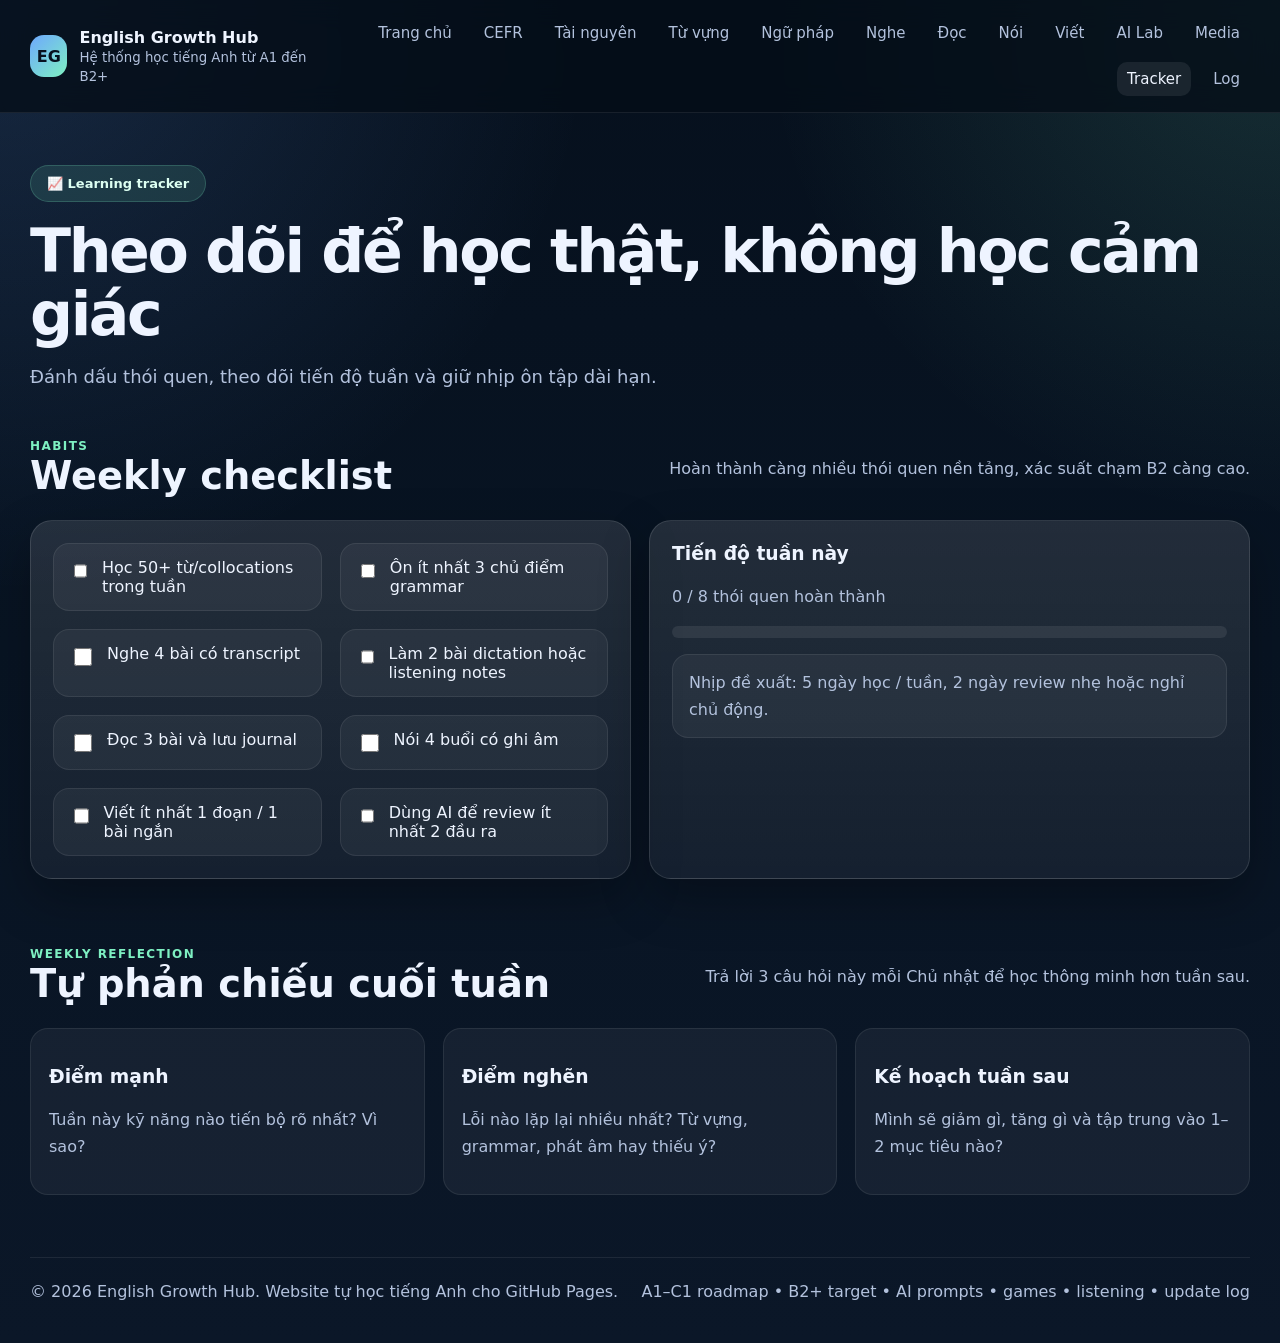
<file: tracker.html>
<!DOCTYPE html>
<html lang="vi">
<head>
  <meta charset="UTF-8" />
  <meta name="viewport" content="width=device-width, initial-scale=1.0" />
  <title>Tracker - English Growth Hub</title>
  <meta name="description" content="Tracker theo tuần để đo tiến độ học tiếng Anh." />
  <link rel="stylesheet" href="assets/styles.css" />
  <style>body{opacity:1}</style>
</head>
<body>
<header>
  <div class="container nav">
    <a href="index.html" class="brand">
      <div class="brand-logo">EG</div>
      <div><div>English Growth Hub</div><small style="color: var(--muted); font-weight: 500">Hệ thống học tiếng Anh từ A1 đến B2+</small></div>
    </a>
    <nav class="nav-links"><a href="index.html" class="">Trang chủ</a><a href="levels.html" class="">CEFR</a><a href="resources.html" class="">Tài nguyên</a><a href="vocabulary.html" class="">Từ vựng</a><a href="grammar.html" class="">Ngữ pháp</a><a href="listening.html" class="">Nghe</a><a href="reading.html" class="">Đọc</a><a href="speaking.html" class="">Nói</a><a href="writing.html" class="">Viết</a><a href="ai-lab.html" class="">AI Lab</a><a href="media.html" class="">Media</a><a href="tracker.html" class="active">Tracker</a><a href="update-log.html" class="">Log</a></nav>
  </div>
</header>
<main><section class="hero hero-small"><div class="container"><div class="pill">📈 Learning tracker</div><h1>Theo dõi để học thật, không học cảm giác</h1><p>Đánh dấu thói quen, theo dõi tiến độ tuần và giữ nhịp ôn tập dài hạn.</p></div></section><section><div class="container"><div class="section-title"><div><div class="kicker">Habits</div><h2>Weekly checklist</h2></div><p>Hoàn thành càng nhiều thói quen nền tảng, xác suất chạm B2 càng cao.</p></div><div class="grid-2"><article class="card"><div id="habitChecklist" class="checklist-grid"></div></article><article class="card"><h3>Tiến độ tuần này</h3><p id="progressText">0 / 8 thói quen hoàn thành</p><div class="progress-shell"><div class="progress-bar" id="progressBar"></div></div><div class="note" style="margin-top:16px">Nhịp đề xuất: 5 ngày học / tuần, 2 ngày review nhẹ hoặc nghỉ chủ động.</div></article></div></div></section><section><div class="container"><div class="section-title"><div><div class="kicker">Weekly reflection</div><h2>Tự phản chiếu cuối tuần</h2></div><p>Trả lời 3 câu hỏi này mỗi Chủ nhật để học thông minh hơn tuần sau.</p></div><div class="grid-3"><div class="theory-point"><h3>Điểm mạnh</h3><p>Tuần này kỹ năng nào tiến bộ rõ nhất? Vì sao?</p></div><div class="theory-point"><h3>Điểm nghẽn</h3><p>Lỗi nào lặp lại nhiều nhất? Từ vựng, grammar, phát âm hay thiếu ý?</p></div><div class="theory-point"><h3>Kế hoạch tuần sau</h3><p>Mình sẽ giảm gì, tăng gì và tập trung vào 1–2 mục tiêu nào?</p></div></div></div></section></main>
<footer><div class="container footer-row"><div>© 2026 English Growth Hub. Website tự học tiếng Anh cho GitHub Pages.</div><div>A1–C1 roadmap • B2+ target • AI prompts • games • listening • update log</div></div></footer>
<script src="assets/app.js"></script>
</body>
</html>
</file>
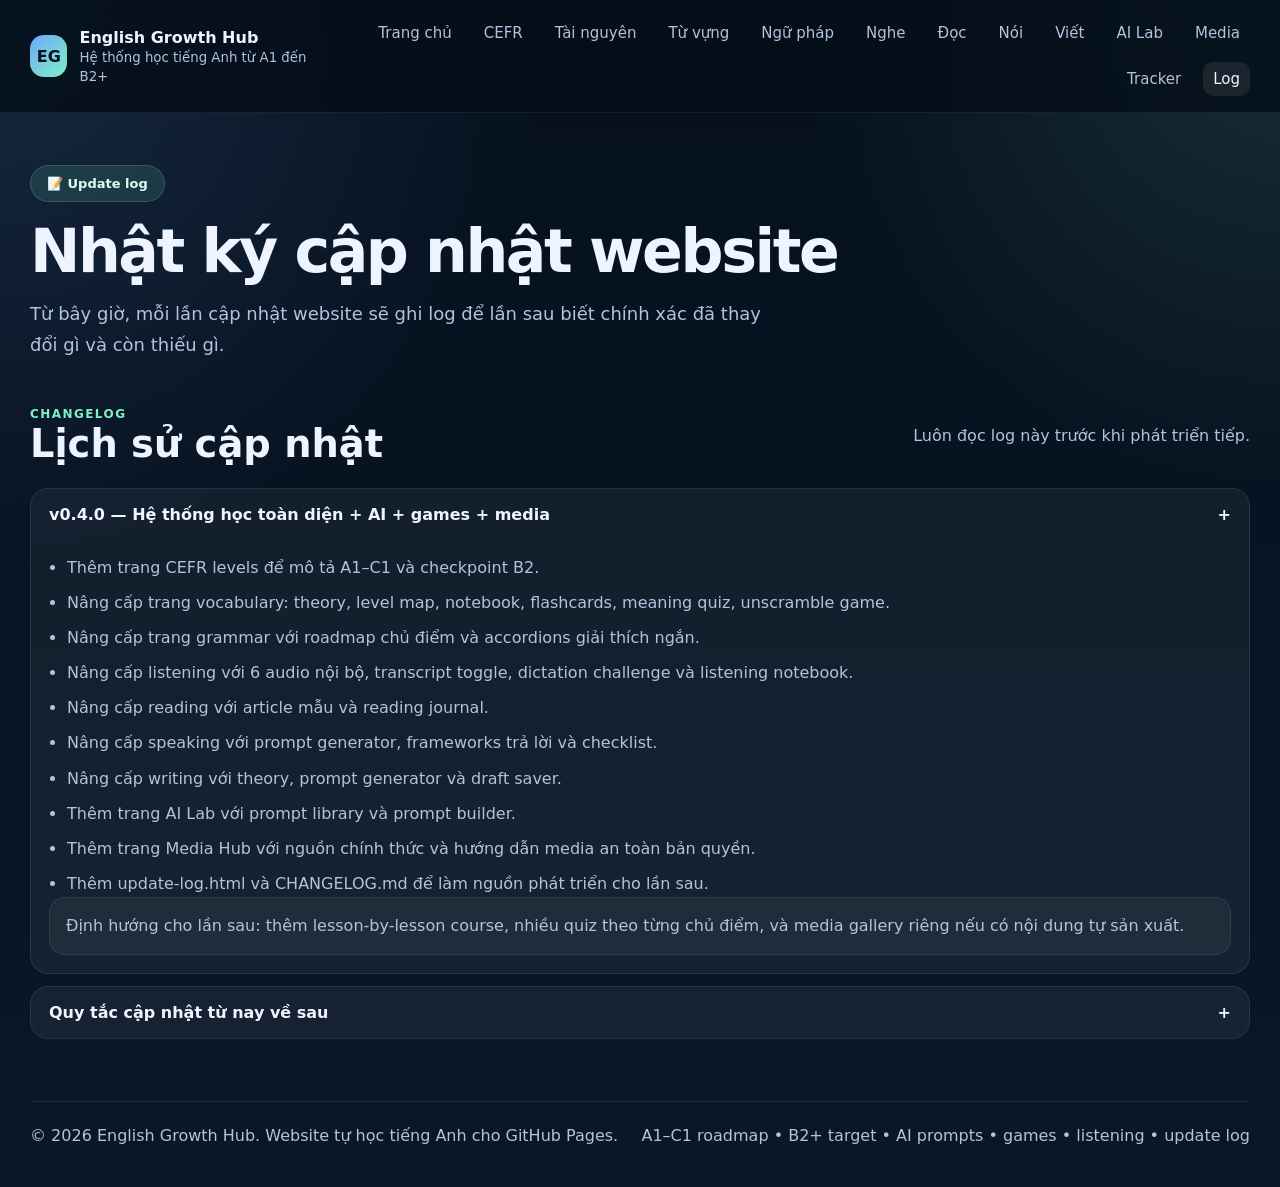
<file: update-log.html>
<!DOCTYPE html>
<html lang="vi">
<head>
  <meta charset="UTF-8" />
  <meta name="viewport" content="width=device-width, initial-scale=1.0" />
  <title>Update Log - English Growth Hub</title>
  <meta name="description" content="Nhật ký cập nhật website." />
  <link rel="stylesheet" href="assets/styles.css" />
  <style>body{opacity:1}</style>
</head>
<body>
<header>
  <div class="container nav">
    <a href="index.html" class="brand">
      <div class="brand-logo">EG</div>
      <div><div>English Growth Hub</div><small style="color: var(--muted); font-weight: 500">Hệ thống học tiếng Anh từ A1 đến B2+</small></div>
    </a>
    <nav class="nav-links"><a href="index.html" class="">Trang chủ</a><a href="levels.html" class="">CEFR</a><a href="resources.html" class="">Tài nguyên</a><a href="vocabulary.html" class="">Từ vựng</a><a href="grammar.html" class="">Ngữ pháp</a><a href="listening.html" class="">Nghe</a><a href="reading.html" class="">Đọc</a><a href="speaking.html" class="">Nói</a><a href="writing.html" class="">Viết</a><a href="ai-lab.html" class="">AI Lab</a><a href="media.html" class="">Media</a><a href="tracker.html" class="">Tracker</a><a href="update-log.html" class="active">Log</a></nav>
  </div>
</header>
<main><section class="hero hero-small"><div class="container"><div class="pill">📝 Update log</div><h1>Nhật ký cập nhật website</h1><p>Từ bây giờ, mỗi lần cập nhật website sẽ ghi log để lần sau biết chính xác đã thay đổi gì và còn thiếu gì.</p></div></section><section><div class="container"><div class="section-title"><div><div class="kicker">Changelog</div><h2>Lịch sử cập nhật</h2></div><p>Luôn đọc log này trước khi phát triển tiếp.</p></div><div class="accordion-group"><div class="accordion-item open"><button class="accordion-btn">v0.4.0 — Hệ thống học toàn diện + AI + games + media <span>+</span></button><div class="accordion-content"><ul class="list"><li>Thêm trang CEFR levels để mô tả A1–C1 và checkpoint B2.</li><li>Nâng cấp trang vocabulary: theory, level map, notebook, flashcards, meaning quiz, unscramble game.</li><li>Nâng cấp trang grammar với roadmap chủ điểm và accordions giải thích ngắn.</li><li>Nâng cấp listening với 6 audio nội bộ, transcript toggle, dictation challenge và listening notebook.</li><li>Nâng cấp reading với article mẫu và reading journal.</li><li>Nâng cấp speaking với prompt generator, frameworks trả lời và checklist.</li><li>Nâng cấp writing với theory, prompt generator và draft saver.</li><li>Thêm trang AI Lab với prompt library và prompt builder.</li><li>Thêm trang Media Hub với nguồn chính thức và hướng dẫn media an toàn bản quyền.</li><li>Thêm update-log.html và CHANGELOG.md để làm nguồn phát triển cho lần sau.</li></ul><div class="note">Định hướng cho lần sau: thêm lesson-by-lesson course, nhiều quiz theo từng chủ điểm, và media gallery riêng nếu có nội dung tự sản xuất.</div></div></div><div class="accordion-item"><button class="accordion-btn">Quy tắc cập nhật từ nay về sau <span>+</span></button><div class="accordion-content"><ul class="list"><li>Mỗi phiên bản mới phải tăng version và ghi ngày/công việc chính.</li><li>Luôn ghi rõ: đã thêm gì, sửa gì, còn thiếu gì.</li><li>Khi phát triển tiếp, ưu tiên đọc mục “định hướng lần sau” của bản gần nhất.</li></ul></div></div></div></div></section></main>
<footer><div class="container footer-row"><div>© 2026 English Growth Hub. Website tự học tiếng Anh cho GitHub Pages.</div><div>A1–C1 roadmap • B2+ target • AI prompts • games • listening • update log</div></div></footer>
<script src="assets/app.js"></script>
</body>
</html>
</file>
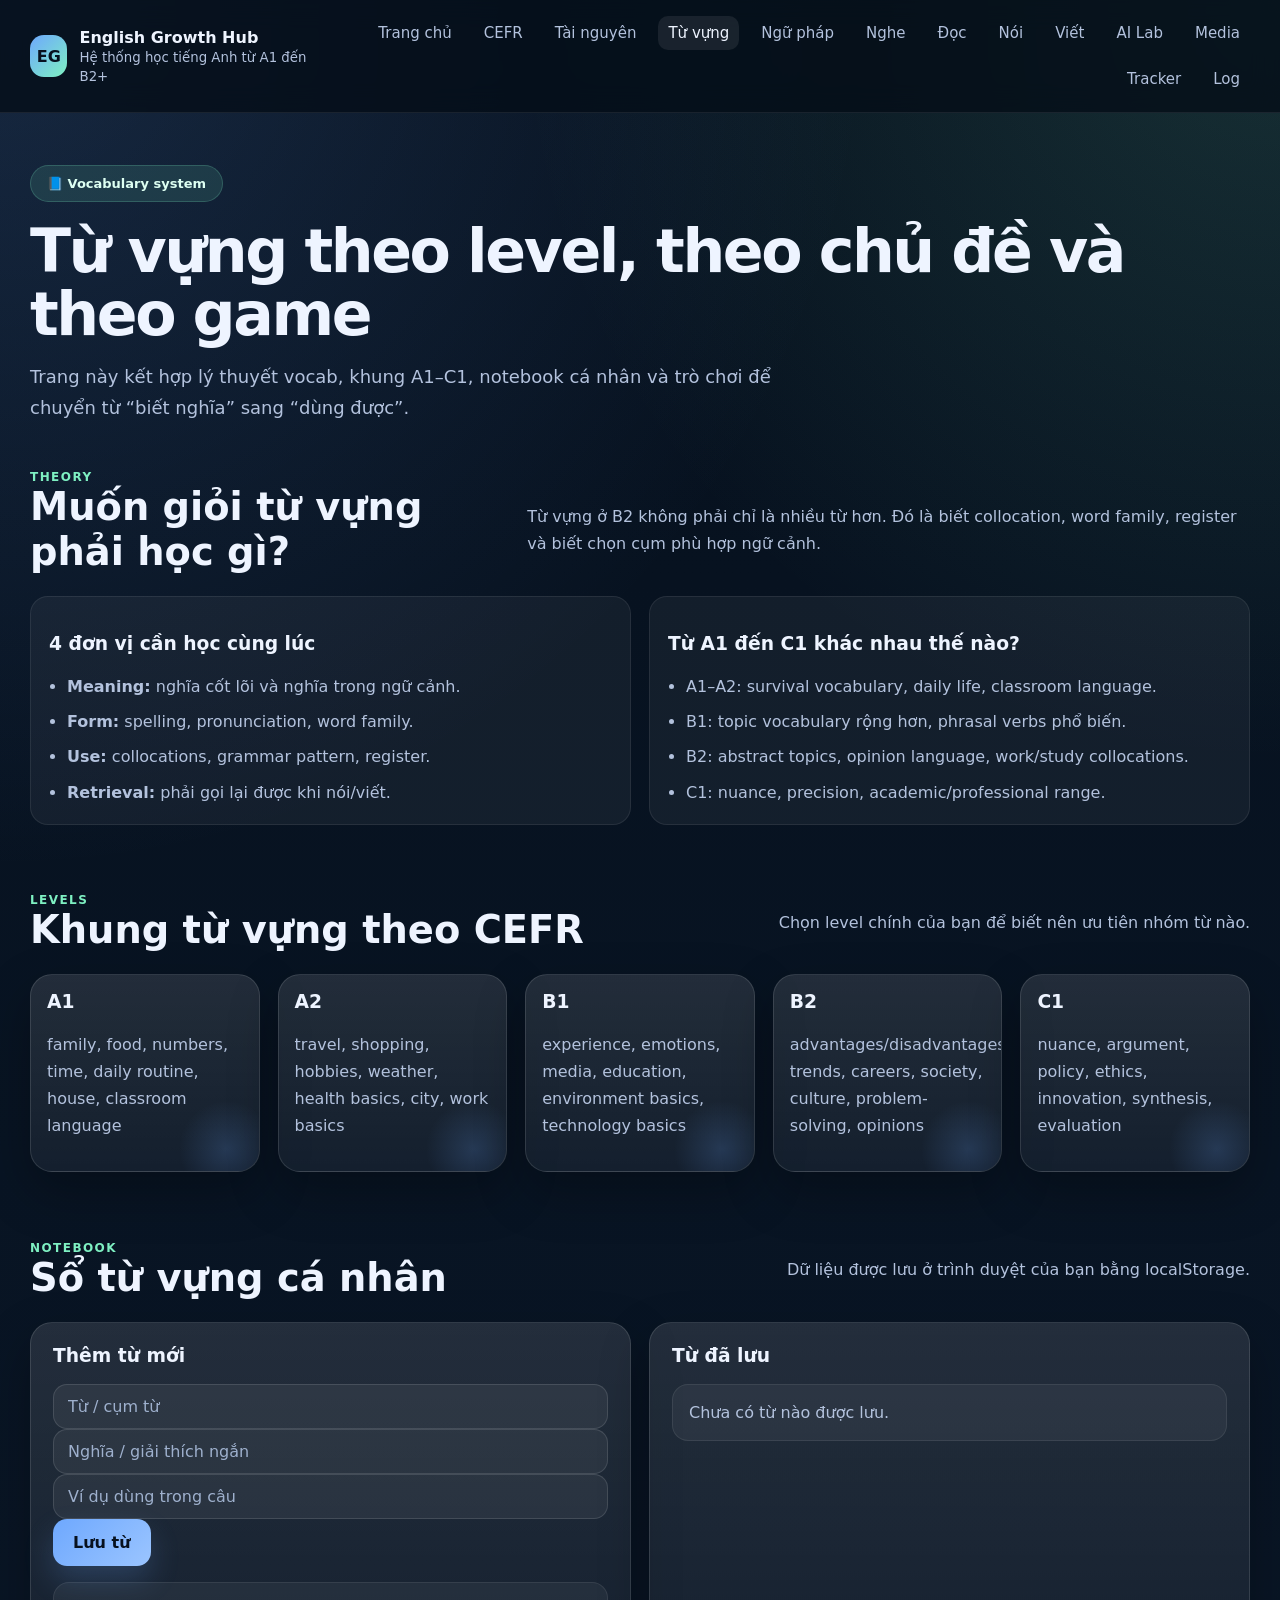
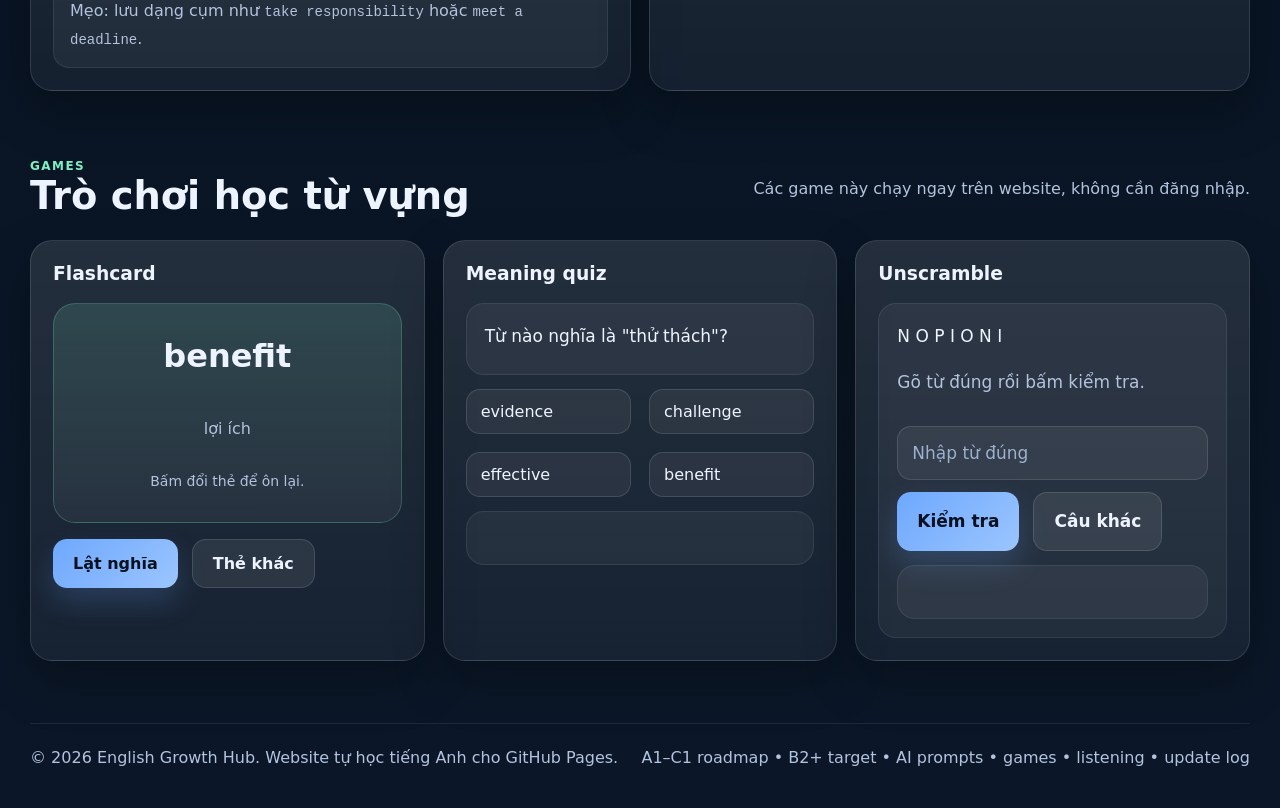
<file: vocabulary.html>
<!DOCTYPE html>
<html lang="vi">
<head>
  <meta charset="UTF-8" />
  <meta name="viewport" content="width=device-width, initial-scale=1.0" />
  <title>Từ vựng - English Growth Hub</title>
  <meta name="description" content="Hệ thống học từ vựng theo level, notebook và trò chơi học từ vựng." />
  <link rel="stylesheet" href="assets/styles.css" />
  <style>body{opacity:1}</style>
</head>
<body>
<header>
  <div class="container nav">
    <a href="index.html" class="brand">
      <div class="brand-logo">EG</div>
      <div><div>English Growth Hub</div><small style="color: var(--muted); font-weight: 500">Hệ thống học tiếng Anh từ A1 đến B2+</small></div>
    </a>
    <nav class="nav-links"><a href="index.html" class="">Trang chủ</a><a href="levels.html" class="">CEFR</a><a href="resources.html" class="">Tài nguyên</a><a href="vocabulary.html" class="active">Từ vựng</a><a href="grammar.html" class="">Ngữ pháp</a><a href="listening.html" class="">Nghe</a><a href="reading.html" class="">Đọc</a><a href="speaking.html" class="">Nói</a><a href="writing.html" class="">Viết</a><a href="ai-lab.html" class="">AI Lab</a><a href="media.html" class="">Media</a><a href="tracker.html" class="">Tracker</a><a href="update-log.html" class="">Log</a></nav>
  </div>
</header>
<main><section class="hero hero-small"><div class="container"><div class="pill">📘 Vocabulary system</div><h1>Từ vựng theo level, theo chủ đề và theo game</h1><p>Trang này kết hợp lý thuyết vocab, khung A1–C1, notebook cá nhân và trò chơi để chuyển từ “biết nghĩa” sang “dùng được”.</p></div></section><section><div class="container"><div class="section-title"><div><div class="kicker">Theory</div><h2>Muốn giỏi từ vựng phải học gì?</h2></div><p>Từ vựng ở B2 không phải chỉ là nhiều từ hơn. Đó là biết collocation, word family, register và biết chọn cụm phù hợp ngữ cảnh.</p></div><div class="grid-2"><div class="theory-point"><h3>4 đơn vị cần học cùng lúc</h3><ul class="list"><li><strong>Meaning:</strong> nghĩa cốt lõi và nghĩa trong ngữ cảnh.</li><li><strong>Form:</strong> spelling, pronunciation, word family.</li><li><strong>Use:</strong> collocations, grammar pattern, register.</li><li><strong>Retrieval:</strong> phải gọi lại được khi nói/viết.</li></ul></div><div class="theory-point"><h3>Từ A1 đến C1 khác nhau thế nào?</h3><ul class="list"><li>A1–A2: survival vocabulary, daily life, classroom language.</li><li>B1: topic vocabulary rộng hơn, phrasal verbs phổ biến.</li><li>B2: abstract topics, opinion language, work/study collocations.</li><li>C1: nuance, precision, academic/professional range.</li></ul></div></div></div></section><section><div class="container"><div class="section-title"><div><div class="kicker">Levels</div><h2>Khung từ vựng theo CEFR</h2></div><p>Chọn level chính của bạn để biết nên ưu tiên nhóm từ nào.</p></div><div class="grid-5"><div class="topic-card card compact"><h3>A1</h3><p>family, food, numbers, time, daily routine, house, classroom language</p></div><div class="topic-card card compact"><h3>A2</h3><p>travel, shopping, hobbies, weather, health basics, city, work basics</p></div><div class="topic-card card compact"><h3>B1</h3><p>experience, emotions, media, education, environment basics, technology basics</p></div><div class="topic-card card compact"><h3>B2</h3><p>advantages/disadvantages, trends, careers, society, culture, problem-solving, opinions</p></div><div class="topic-card card compact"><h3>C1</h3><p>nuance, argument, policy, ethics, innovation, synthesis, evaluation</p></div></div></div></section><section><div class="container"><div class="section-title"><div><div class="kicker">Notebook</div><h2>Sổ từ vựng cá nhân</h2></div><p>Dữ liệu được lưu ở trình duyệt của bạn bằng localStorage.</p></div><div class="grid-2"><article class="card"><h3>Thêm từ mới</h3><div class="vocab-form"><input id="wordInput" placeholder="Từ / cụm từ" /><input id="meaningInput" placeholder="Nghĩa / giải thích ngắn" /><input id="exampleInput" placeholder="Ví dụ dùng trong câu" /><button class="button button-primary" id="saveWordBtn">Lưu từ</button></div><div class="note" style="margin-top:16px">Mẹo: lưu dạng cụm như <span class="code-like">take responsibility</span> hoặc <span class="code-like">meet a deadline</span>.</div></article><article class="card"><h3>Từ đã lưu</h3><div id="vocabList"></div></article></div></div></section><section><div class="container"><div class="section-title"><div><div class="kicker">Games</div><h2>Trò chơi học từ vựng</h2></div><p>Các game này chạy ngay trên website, không cần đăng nhập.</p></div><div class="grid-3"><article class="card"><h3>Flashcard</h3><div class="flashcard" id="flashcardBox"><h3 id="flashWord">benefit</h3><p id="flashMeaning">lợi ích</p><div class="hint">Bấm đổi thẻ để ôn lại.</div></div><div class="hero-actions" style="margin-top:16px"><button class="button button-primary" id="flipFlashBtn">Lật nghĩa</button><button class="button button-secondary" id="nextFlashBtn">Thẻ khác</button></div></article><article class="card"><h3>Meaning quiz</h3><div class="prompt-box" id="vocabQuizQuestion">Từ nào nghĩa là "lợi ích"?</div><div id="vocabQuizOptions" class="option-grid"></div><div id="vocabQuizFeedback" class="feedback-box"></div></article><article class="card"><h3>Unscramble</h3><div class="prompt-box"><div id="scrambleLetters">E E F C T F I E V</div><p class="small">Gõ từ đúng rồi bấm kiểm tra.</p><input id="scrambleInput" placeholder="Nhập từ đúng" style="margin-top:12px" /><div class="hero-actions" style="margin-top:12px"><button class="button button-primary" id="checkScrambleBtn">Kiểm tra</button><button class="button button-secondary" id="newScrambleBtn">Câu khác</button></div><div id="scrambleFeedback" class="feedback-box"></div></div></article></div></div></section></main>
<footer><div class="container footer-row"><div>© 2026 English Growth Hub. Website tự học tiếng Anh cho GitHub Pages.</div><div>A1–C1 roadmap • B2+ target • AI prompts • games • listening • update log</div></div></footer>
<script src="assets/app.js"></script>
</body>
</html>
</file>
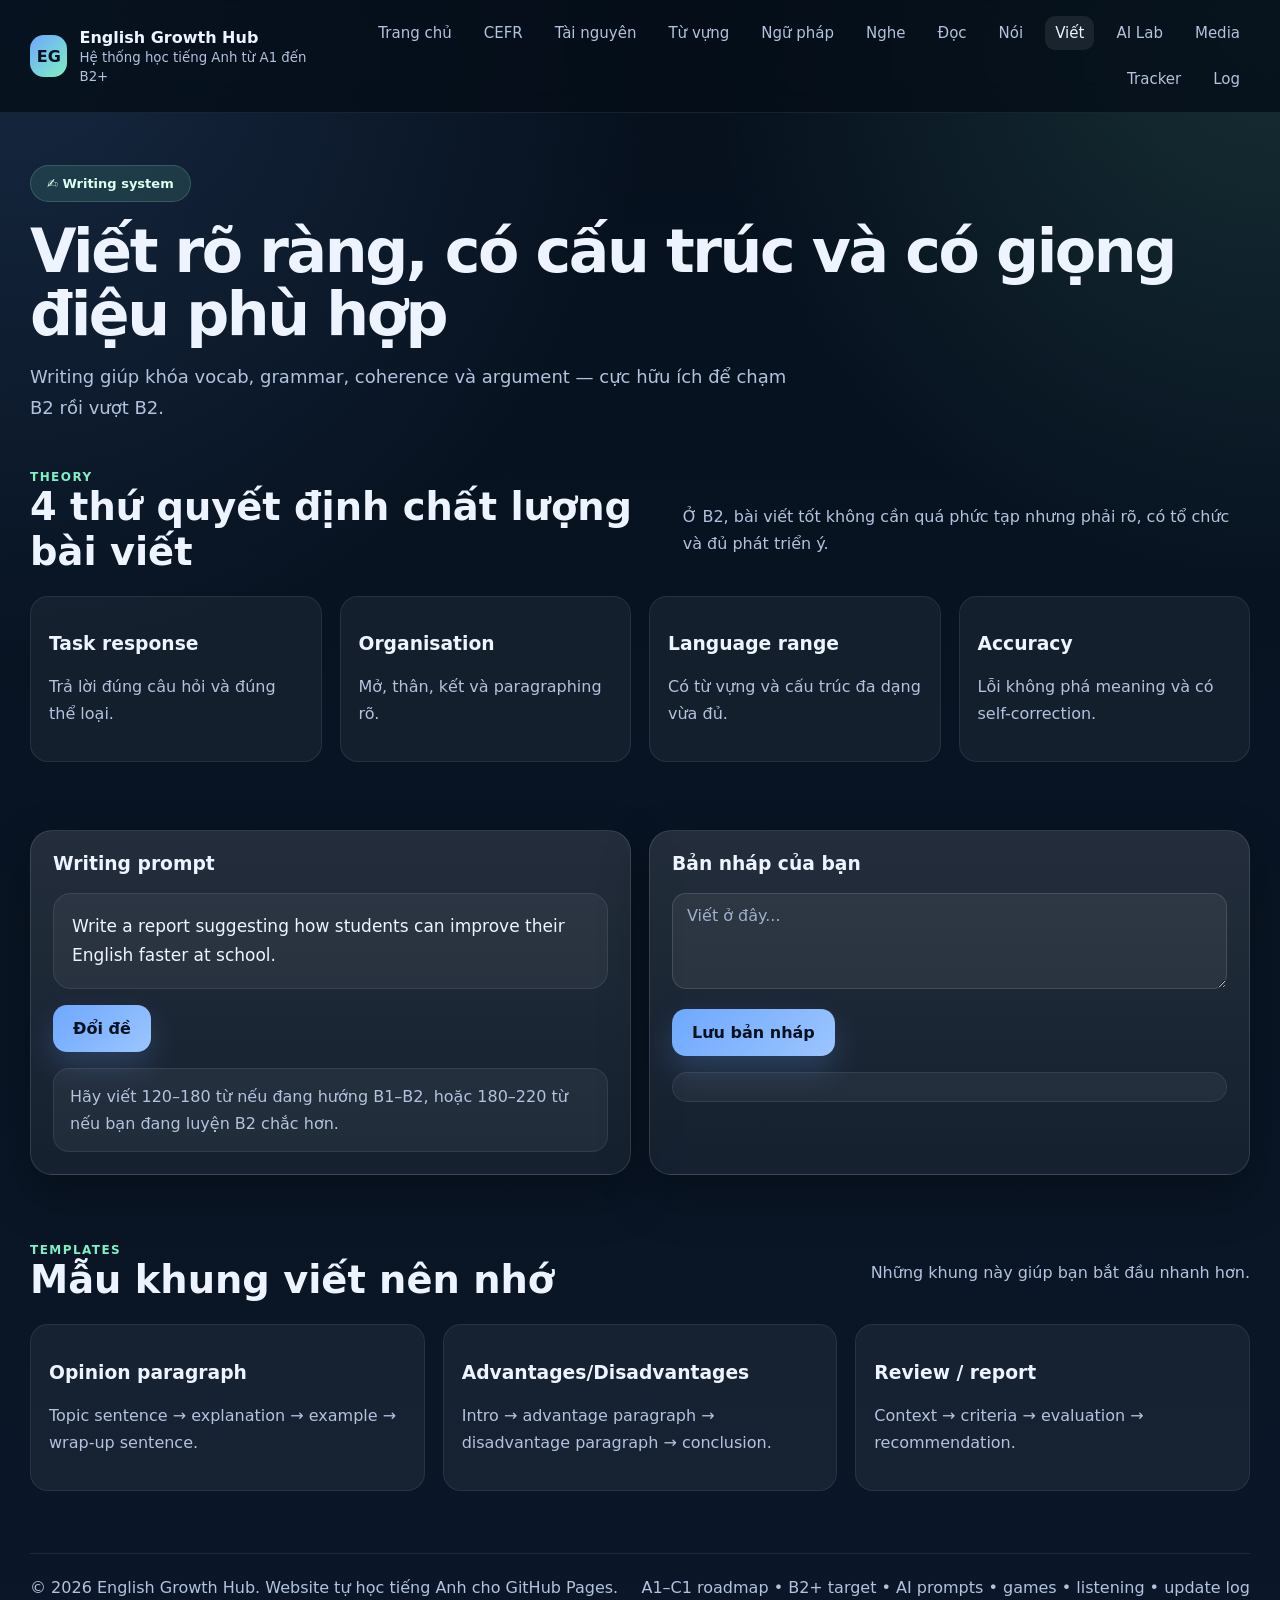
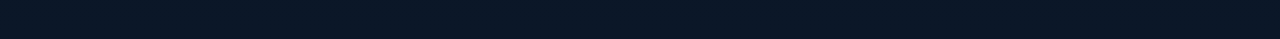
<file: writing.html>
<!DOCTYPE html>
<html lang="vi">
<head>
  <meta charset="UTF-8" />
  <meta name="viewport" content="width=device-width, initial-scale=1.0" />
  <title>Writing - English Growth Hub</title>
  <meta name="description" content="Writing theory, prompt generator và draft saver." />
  <link rel="stylesheet" href="assets/styles.css" />
  <style>body{opacity:1}</style>
</head>
<body>
<header>
  <div class="container nav">
    <a href="index.html" class="brand">
      <div class="brand-logo">EG</div>
      <div><div>English Growth Hub</div><small style="color: var(--muted); font-weight: 500">Hệ thống học tiếng Anh từ A1 đến B2+</small></div>
    </a>
    <nav class="nav-links"><a href="index.html" class="">Trang chủ</a><a href="levels.html" class="">CEFR</a><a href="resources.html" class="">Tài nguyên</a><a href="vocabulary.html" class="">Từ vựng</a><a href="grammar.html" class="">Ngữ pháp</a><a href="listening.html" class="">Nghe</a><a href="reading.html" class="">Đọc</a><a href="speaking.html" class="">Nói</a><a href="writing.html" class="active">Viết</a><a href="ai-lab.html" class="">AI Lab</a><a href="media.html" class="">Media</a><a href="tracker.html" class="">Tracker</a><a href="update-log.html" class="">Log</a></nav>
  </div>
</header>
<main><section class="hero hero-small"><div class="container"><div class="pill">✍️ Writing system</div><h1>Viết rõ ràng, có cấu trúc và có giọng điệu phù hợp</h1><p>Writing giúp khóa vocab, grammar, coherence và argument — cực hữu ích để chạm B2 rồi vượt B2.</p></div></section><section><div class="container"><div class="section-title"><div><div class="kicker">Theory</div><h2>4 thứ quyết định chất lượng bài viết</h2></div><p>Ở B2, bài viết tốt không cần quá phức tạp nhưng phải rõ, có tổ chức và đủ phát triển ý.</p></div><div class="grid-4"><div class="theory-point"><h3>Task response</h3><p>Trả lời đúng câu hỏi và đúng thể loại.</p></div><div class="theory-point"><h3>Organisation</h3><p>Mở, thân, kết và paragraphing rõ.</p></div><div class="theory-point"><h3>Language range</h3><p>Có từ vựng và cấu trúc đa dạng vừa đủ.</p></div><div class="theory-point"><h3>Accuracy</h3><p>Lỗi không phá meaning và có self-correction.</p></div></div></div></section><section><div class="container"><div class="grid-2"><article class="card"><h3>Writing prompt</h3><div class="prompt-box" id="writingPromptBox"></div><div class="hero-actions" style="margin-top:16px"><button class="button button-primary" id="newWritingPromptBtn">Đổi đề</button></div><div class="note" style="margin-top:16px">Hãy viết 120–180 từ nếu đang hướng B1–B2, hoặc 180–220 từ nếu bạn đang luyện B2 chắc hơn.</div></article><article class="card"><h3>Bản nháp của bạn</h3><textarea id="writingDraftInput" placeholder="Viết ở đây..."></textarea><div class="hero-actions" style="margin-top:16px"><button class="button button-primary" id="saveWritingDraftBtn">Lưu bản nháp</button></div><div id="savedWritingDraft" class="note" style="margin-top:16px"></div></article></div></div></section><section><div class="container"><div class="section-title"><div><div class="kicker">Templates</div><h2>Mẫu khung viết nên nhớ</h2></div><p>Những khung này giúp bạn bắt đầu nhanh hơn.</p></div><div class="grid-3"><div class="theory-point"><h3>Opinion paragraph</h3><p>Topic sentence → explanation → example → wrap-up sentence.</p></div><div class="theory-point"><h3>Advantages/Disadvantages</h3><p>Intro → advantage paragraph → disadvantage paragraph → conclusion.</p></div><div class="theory-point"><h3>Review / report</h3><p>Context → criteria → evaluation → recommendation.</p></div></div></div></section></main>
<footer><div class="container footer-row"><div>© 2026 English Growth Hub. Website tự học tiếng Anh cho GitHub Pages.</div><div>A1–C1 roadmap • B2+ target • AI prompts • games • listening • update log</div></div></footer>
<script src="assets/app.js"></script>
</body>
</html>
</file>
<file: assets/styles.css>
:root{--bg:#07111f;--bg-soft:#0d1b2d;--card:rgba(255,255,255,.08);--card-border:rgba(255,255,255,.12);--text:#eef4ff;--muted:#b3c2dd;--primary:#6ea8fe;--accent:#7ef0c2;--warning:#ffd166;--danger:#ff9b9b;--ok:#8ef2bc;--shadow:0 20px 50px rgba(0,0,0,.28);--radius:22px;--max-width:1220px}*{box-sizing:border-box}html{scroll-behavior:smooth}body{margin:0;font-family:Inter,system-ui,-apple-system,BlinkMacSystemFont,"Segoe UI",sans-serif;background:radial-gradient(circle at top left,rgba(110,168,254,.16),transparent 32%),radial-gradient(circle at top right,rgba(126,240,194,.14),transparent 28%),linear-gradient(180deg,#06101d 0%,#081423 48%,#0b1728 100%);color:var(--text)}a{color:inherit;text-decoration:none}button,input,textarea,select{font:inherit}input,textarea,select{width:100%;background:rgba(255,255,255,.06);border:1px solid rgba(255,255,255,.12);color:var(--text);border-radius:14px;padding:12px 14px}input::placeholder,textarea::placeholder{color:#9eb0cd}textarea{min-height:96px;resize:vertical}.container{width:min(var(--max-width),calc(100% - 28px));margin:0 auto}header{position:sticky;top:0;z-index:30;backdrop-filter:blur(14px);background:rgba(5,13,24,.78);border-bottom:1px solid rgba(255,255,255,.08)}.nav{display:flex;justify-content:space-between;align-items:center;gap:18px;padding:16px 0}.brand{display:flex;align-items:center;gap:12px;font-weight:800}.brand-logo{width:42px;height:42px;border-radius:14px;display:grid;place-items:center;background:linear-gradient(135deg,var(--primary),var(--accent));color:#07111f;font-weight:900}.nav-links{display:flex;align-items:center;gap:12px;color:var(--muted);font-size:15px;flex-wrap:wrap;justify-content:flex-end}.nav-links a{padding:8px 10px;border-radius:10px}.nav-links a:hover,.nav-links a.active{color:var(--text);background:rgba(255,255,255,.08)}section{padding:34px 0}.hero{padding:72px 0 36px}.hero-small{padding:52px 0 12px}.hero-grid,.grid-2,.grid-3,.grid-4,.grid-5,.roadmap-grid,.resource-grid,.checklist-grid,.skill-tabs,.compact-grid,.option-grid{display:grid;gap:18px}.hero-grid{grid-template-columns:1.08fr .92fr;align-items:center}.grid-2,.checklist-grid{grid-template-columns:repeat(2,1fr)}.grid-3,.roadmap-grid,.resource-grid{grid-template-columns:repeat(3,1fr)}.grid-4,.compact-grid{grid-template-columns:repeat(4,1fr)}.grid-5{grid-template-columns:repeat(5,1fr)}.option-grid{grid-template-columns:repeat(2,1fr);margin-top:14px}.section-title{display:flex;justify-content:space-between;align-items:end;gap:20px;margin-bottom:22px}.section-title h2{margin:0;font-size:clamp(1.7rem,3vw,2.45rem)}.section-title p,.card p,.note,.list li,.metric p,.small,.theory-point p,.feedback-box{color:var(--muted);line-height:1.7}.hero h1{margin:18px 0 16px;font-size:clamp(2.4rem,4.7vw,4.5rem);line-height:1.05;letter-spacing:-.04em}.hero p{margin:0;color:var(--muted);font-size:18px;line-height:1.7;max-width:760px}.hero-actions{display:flex;gap:14px;flex-wrap:wrap;margin-top:28px}.card,.hero-card{background:linear-gradient(180deg,rgba(255,255,255,.11),rgba(255,255,255,.05));border:1px solid var(--card-border);border-radius:var(--radius);padding:22px;box-shadow:var(--shadow)}.card h3,.card h4,.hero-card h3{margin-top:0}.compact{padding:16px}.pill,.badge,.tag{display:inline-flex;align-items:center;gap:8px;padding:8px 12px;border-radius:999px;font-size:13px;font-weight:700}.pill{padding:10px 16px;background:rgba(126,240,194,.12);border:1px solid rgba(126,240,194,.2);color:#ddfff2}.badge,.tag{background:rgba(255,255,255,.08);color:#dce8ff}.button{display:inline-flex;align-items:center;justify-content:center;gap:10px;padding:14px 20px;border-radius:14px;font-weight:700;border:none;cursor:pointer;transition:transform .2s ease,opacity .2s ease}.button:hover{transform:translateY(-2px)}.button-primary{background:linear-gradient(135deg,var(--primary),#9bc5ff);color:#07111f;box-shadow:0 14px 30px rgba(110,168,254,.2)}.button-secondary{background:rgba(255,255,255,.08);color:var(--text);border:1px solid rgba(255,255,255,.12)}.button-ghost{background:transparent;color:var(--muted);border:1px solid rgba(255,255,255,.12)}.list{margin:14px 0 0;padding-left:18px;display:grid;gap:8px}.metric{text-align:center}.metric strong{font-size:28px;display:block;margin-bottom:8px}.note{background:rgba(255,255,255,.05);border:1px solid rgba(255,255,255,.08);border-radius:16px;padding:14px 16px}.resource-card,.topic-card,.theory-card,.practice-card,.roadmap-step,.mini-card{position:relative;overflow:hidden}.resource-card::after,.topic-card::after,.practice-card::after{content:"";position:absolute;inset:auto -18px -28px auto;width:100px;height:100px;background:radial-gradient(circle,rgba(110,168,254,.18),transparent 68%)}.top-row,.flex-between{display:flex;justify-content:space-between;align-items:center;gap:10px;flex-wrap:wrap}.resource-links,.chip-row{display:flex;gap:10px;flex-wrap:wrap;margin-top:16px}.resource-link,.chip{display:inline-flex;align-items:center;gap:8px;padding:10px 14px;border-radius:999px;background:rgba(255,255,255,.08);border:1px solid rgba(255,255,255,.12);font-size:14px;font-weight:600}.resource-link:hover,.chip:hover{background:rgba(255,255,255,.12)}.step-no,.mini-icon{width:52px;height:52px;border-radius:16px;display:grid;place-items:center;margin-bottom:16px;font-weight:800;font-size:20px;background:linear-gradient(135deg,rgba(110,168,254,.2),rgba(126,240,194,.18));border:1px solid rgba(255,255,255,.12)}.table-wrap{overflow:auto;border:1px solid rgba(255,255,255,.08);border-radius:18px}table{width:100%;border-collapse:collapse;background:rgba(255,255,255,.04)}th,td{padding:14px 16px;border-bottom:1px solid rgba(255,255,255,.08);text-align:left;vertical-align:top}th{background:rgba(255,255,255,.06);font-size:14px}.accordion-item{border:1px solid rgba(255,255,255,.08);border-radius:18px;background:rgba(255,255,255,.05);overflow:hidden}.accordion-item + .accordion-item{margin-top:12px}.accordion-btn{width:100%;padding:16px 18px;background:transparent;border:none;color:var(--text);text-align:left;font-weight:800;cursor:pointer;display:flex;justify-content:space-between;gap:16px;align-items:center}.accordion-content{padding:0 18px 18px;display:none}.accordion-item.open .accordion-content{display:block}.check-item{display:flex;gap:12px;align-items:flex-start;padding:14px 16px;border-radius:16px;background:rgba(255,255,255,.05);border:1px solid rgba(255,255,255,.08)}.check-item input[type="checkbox"]{width:18px;height:18px;accent-color:#7ef0c2;margin-top:4px}.progress-shell{height:12px;width:100%;border-radius:999px;background:rgba(255,255,255,.08);overflow:hidden;margin-top:16px}.progress-bar{height:100%;width:0%;border-radius:inherit;background:linear-gradient(90deg,var(--accent),var(--primary));transition:width .25s ease}.flashcard{min-height:220px;display:grid;place-items:center;text-align:center;padding:26px;background:linear-gradient(180deg,rgba(126,240,194,.14),rgba(255,255,255,.05));border:1px solid rgba(126,240,194,.22);border-radius:22px}.flashcard h3{font-size:2rem;margin:0 0 10px}.flashcard .hint{font-size:14px;color:var(--muted)}.vocab-item,.journal-item{display:flex;justify-content:space-between;gap:14px;align-items:flex-start;padding:14px 16px;border-radius:16px;background:rgba(255,255,255,.05);border:1px solid rgba(255,255,255,.08);margin-top:12px}.vocab-item strong,.journal-item strong{display:block;margin-bottom:6px}.icon-btn{min-width:42px;height:42px;border-radius:12px;border:1px solid rgba(255,255,255,.12);background:rgba(255,255,255,.06);color:var(--text);cursor:pointer}.prompt-box,.feedback-box,.transcript-box{min-height:72px;background:rgba(255,255,255,.05);border:1px solid rgba(255,255,255,.08);border-radius:18px;padding:18px;font-size:17px;line-height:1.7}.feedback-box{margin-top:14px;min-height:54px;font-size:15px}.footer-cta{padding:34px;border-radius:30px;background:radial-gradient(circle at top right,rgba(126,240,194,.18),transparent 28%),radial-gradient(circle at bottom left,rgba(110,168,254,.22),transparent 28%),linear-gradient(180deg,rgba(255,255,255,.11),rgba(255,255,255,.05));border:1px solid rgba(255,255,255,.14)}footer{padding:28px 0 42px;color:var(--muted)}.footer-row{display:flex;justify-content:space-between;gap:16px;flex-wrap:wrap;border-top:1px solid rgba(255,255,255,.08);padding-top:24px}.kicker{letter-spacing:.12em;text-transform:uppercase;font-size:12px;color:var(--accent);font-weight:800}.skill-tabs{grid-template-columns:repeat(5,1fr)}.skill-tab{padding:14px 16px;border-radius:16px;background:rgba(255,255,255,.06);border:1px solid rgba(255,255,255,.12);color:var(--text);cursor:pointer;font-weight:700}.skill-tab.active{background:linear-gradient(135deg,rgba(110,168,254,.22),rgba(126,240,194,.18));border-color:rgba(126,240,194,.42)}.resource-panel{display:none}.resource-panel.active{display:block}.theory-point{padding:18px;border-radius:18px;background:rgba(255,255,255,.05);border:1px solid rgba(255,255,255,.08)}.code-like,.code-block{font-family:ui-monospace,SFMono-Regular,Menlo,monospace;font-size:14px}.code-block{white-space:pre-wrap;background:rgba(255,255,255,.04);border:1px solid rgba(255,255,255,.08);padding:16px;border-radius:16px;line-height:1.6}.copy-ok{color:var(--ok)}audio{width:100%;margin-top:14px}.option-btn{padding:12px 14px;border-radius:14px;border:1px solid rgba(255,255,255,.12);background:rgba(255,255,255,.06);color:var(--text);text-align:left;cursor:pointer}@media (max-width:1100px){.hero-grid,.grid-2,.grid-3,.grid-4,.grid-5,.roadmap-grid,.resource-grid,.checklist-grid,.skill-tabs,.compact-grid,.option-grid{grid-template-columns:repeat(2,1fr)}.hero-grid{grid-template-columns:1fr}}@media (max-width:760px){.nav-links{display:none}.hero{padding-top:42px}.hero p{font-size:16px}.hero-grid,.grid-2,.grid-3,.grid-4,.grid-5,.roadmap-grid,.resource-grid,.checklist-grid,.skill-tabs,.compact-grid,.option-grid{grid-template-columns:1fr}.section-title,.top-row,.flex-between,.footer-row{flex-direction:column;align-items:flex-start}}
</file>
